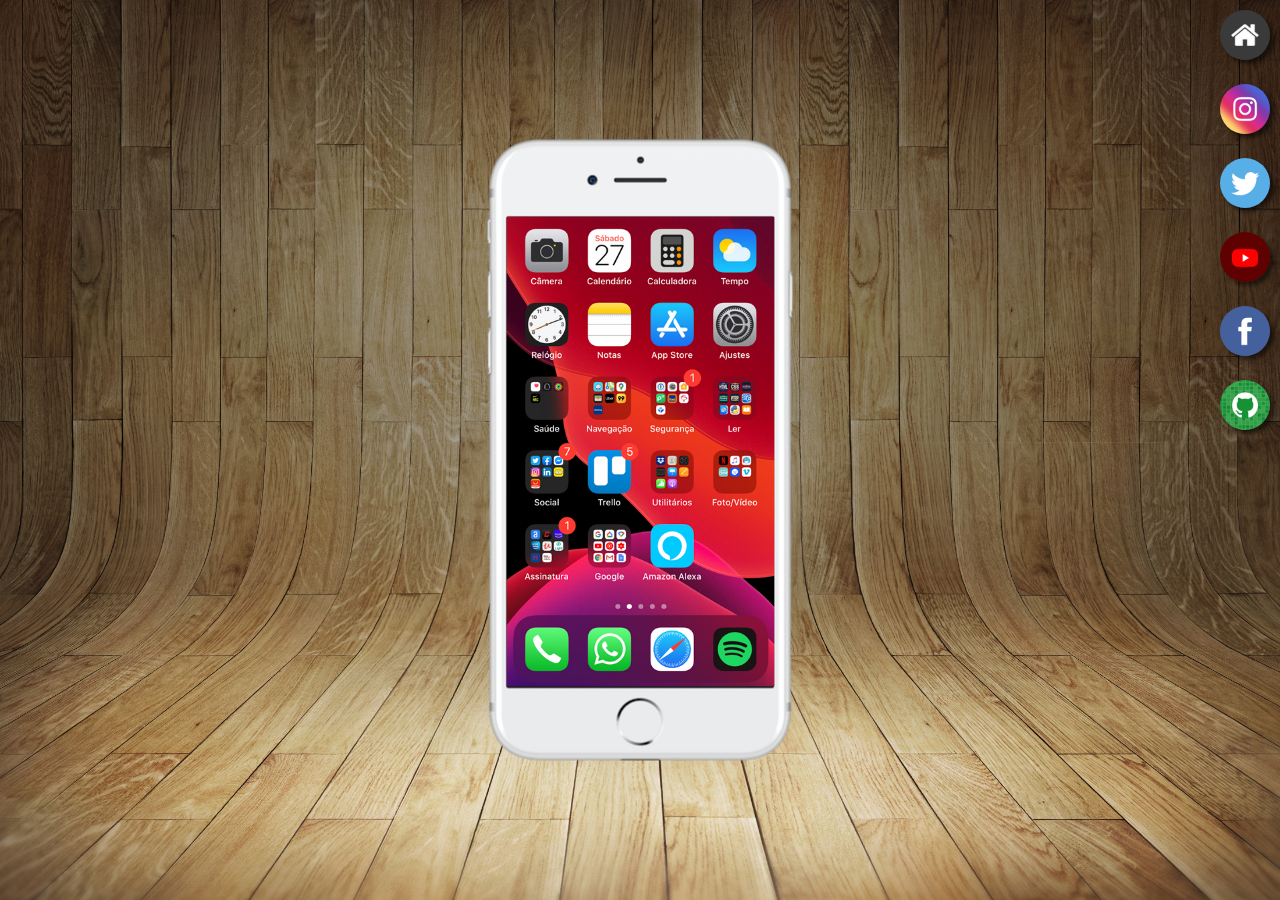
<file: index.html>
<!DOCTYPE html>
<html lang="pt-br">
<head>
    <meta charset="UTF-8">
    <meta name="viewport" content="width=device-width, initial-scale=1.0">
    <link rel="shortcut icon" href="pacote-d013/favicon.ico" type="image/x-icon">
    <link rel="stylesheet" href="style.css">
    <title>Redes Sociais</title>
</head>
<body>
    
    <main>
        <section id="cell">
            <iframe src="home.html" frameborder="0" name="cell" id="tela"></iframe>
        </section>

        <section id="rs">
            <a href="home.html" target="cell"><img src="pacote-d013/imagens/logo-home.jpg" alt=""></a><br>
            <a href="insta.html" target="cell"><img src="pacote-d013/imagens/logo-instagram.jpg" alt=""></a><br>
            <a href="twitter.html" target="cell"><img src="pacote-d013/imagens/logo-twitter.jpg" alt=""></a><br>
            <a href="yt.html" target="cell"><img src="pacote-d013/imagens/logo-youtube.jpg" alt=""></a><br>
            <a href="face.html" target="cell"><img src="pacote-d013/imagens/logo-facebook.jpg" alt=""></a><br>
            <a href="git.html" target="cell"><img src="pacote-d013/imagens/logo-github.jpg" alt=""></a>
        </section>
    </main>



</body>
</html>
</file>
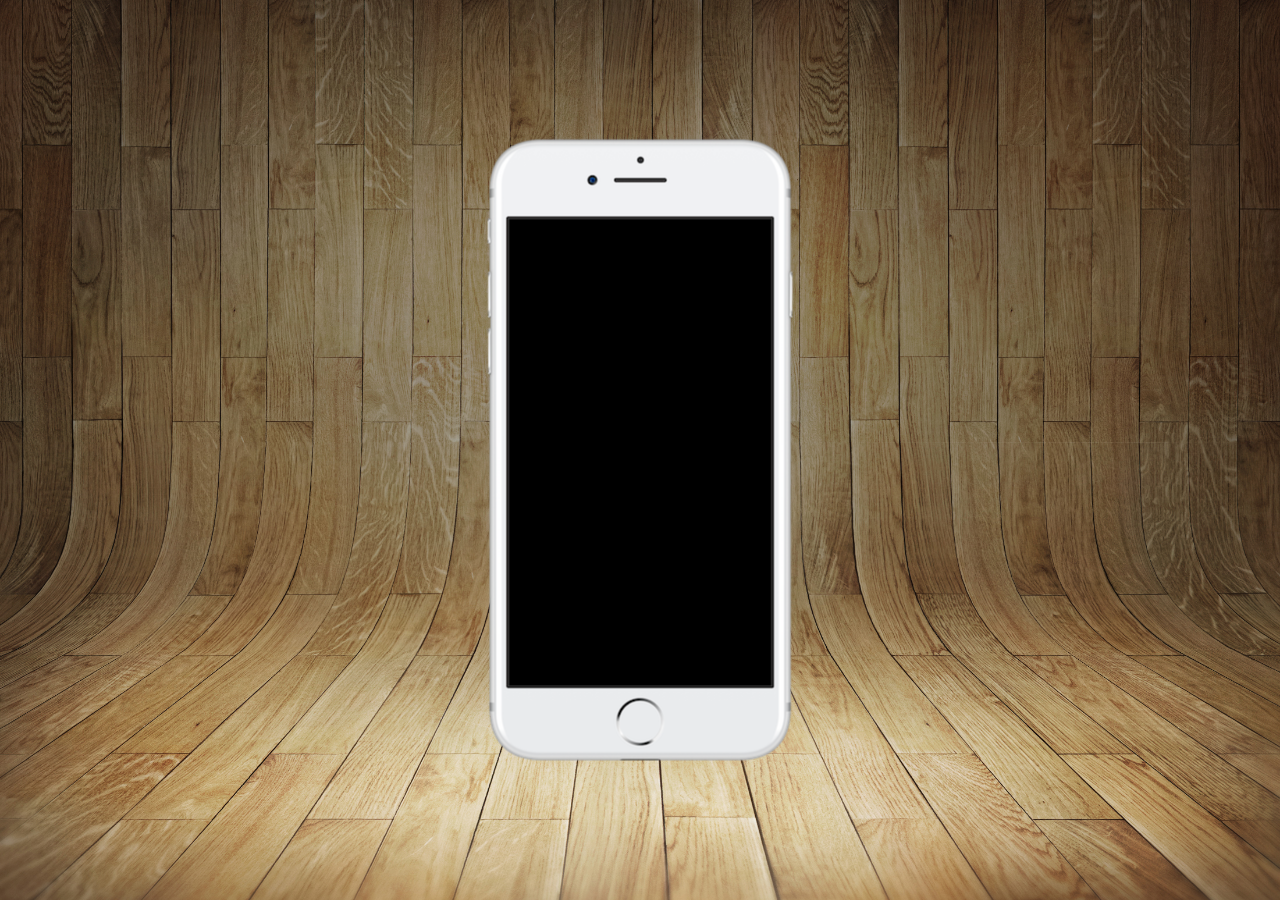
<file: pacote-d013/index.html>
<!DOCTYPE html>
<html lang="pt-br">
<head>
    <meta charset="UTF-8">
    <meta name="viewport" content="width=device-width, initial-scale=1.0">
    <link rel="shortcut icon" href="favicon.ico" type="image/x-icon">
    <link rel="stylesheet" href="style.css">
    <title>Redes Sociais</title>
</head>
<body>
    
    <main>
        <section id="cell">

        </section>

        <section id="rs">
            
        </section>
    </main>



</body>
</html>
</file>
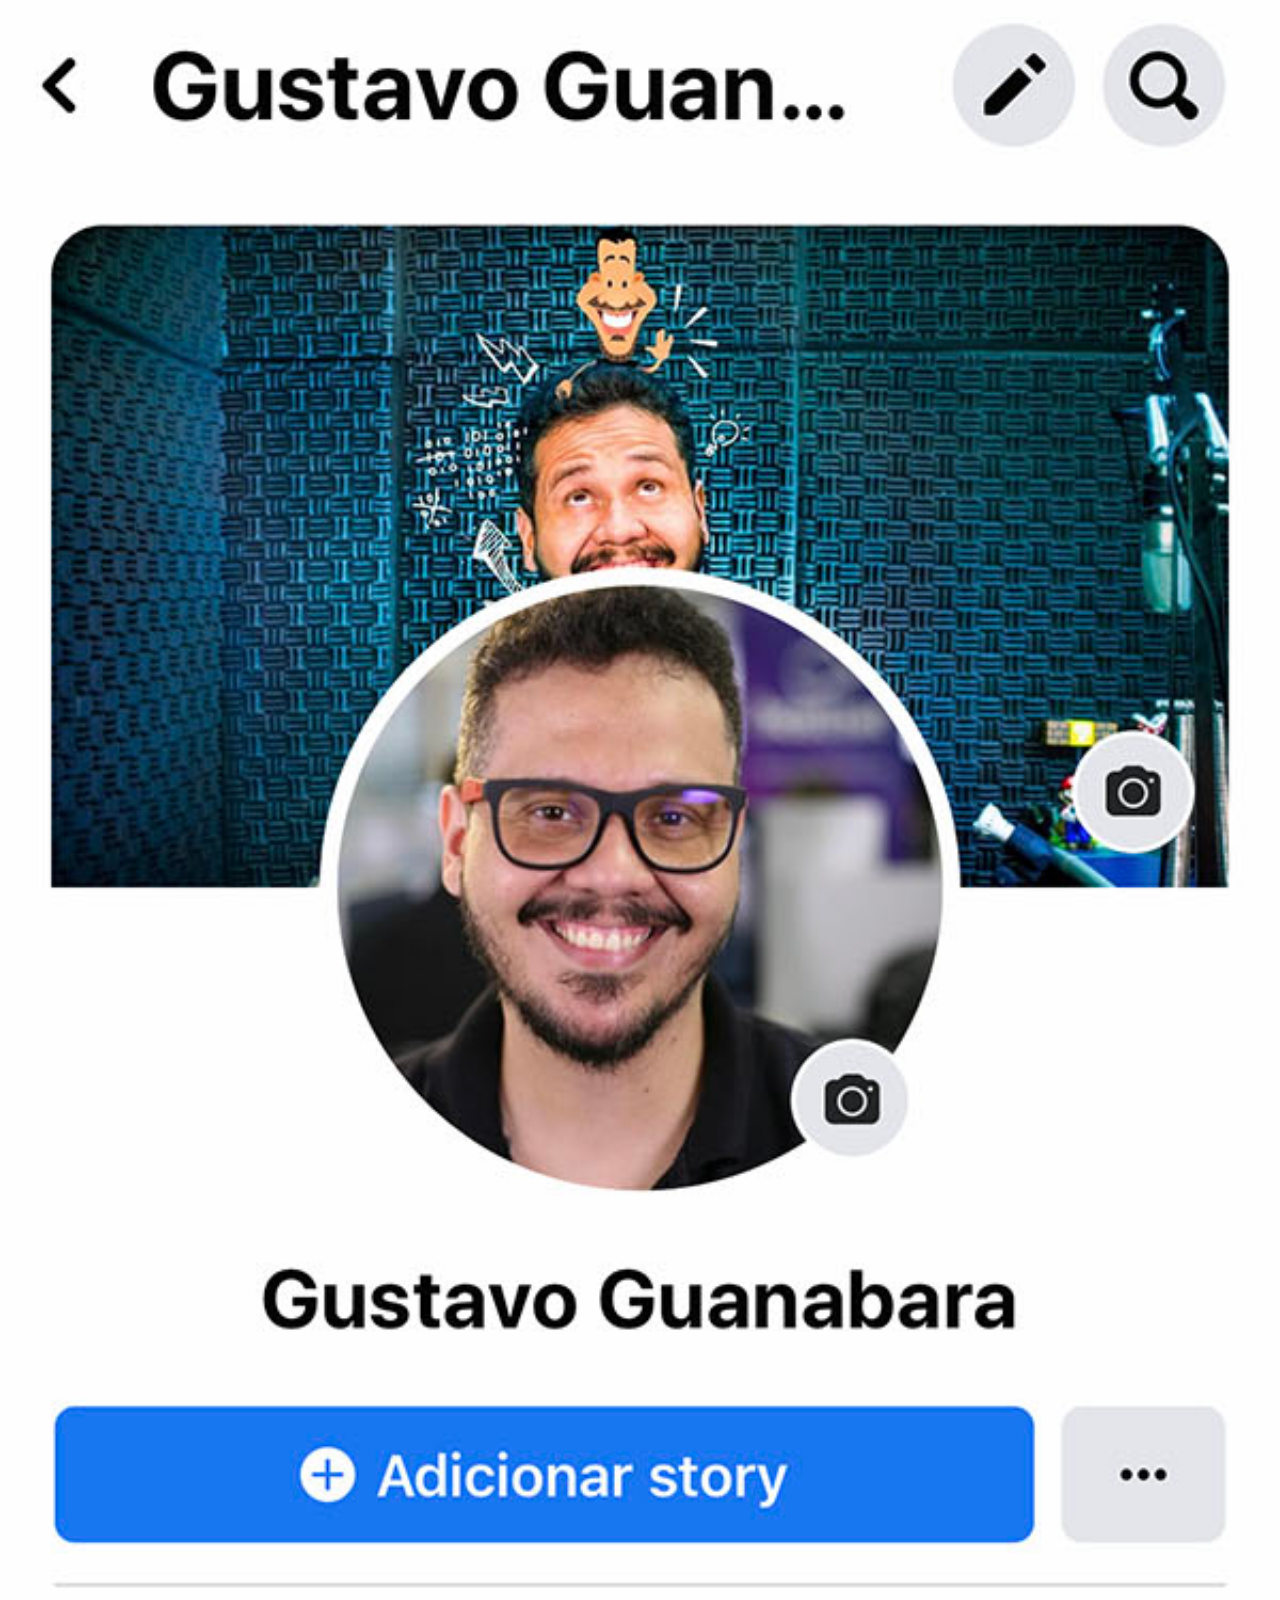
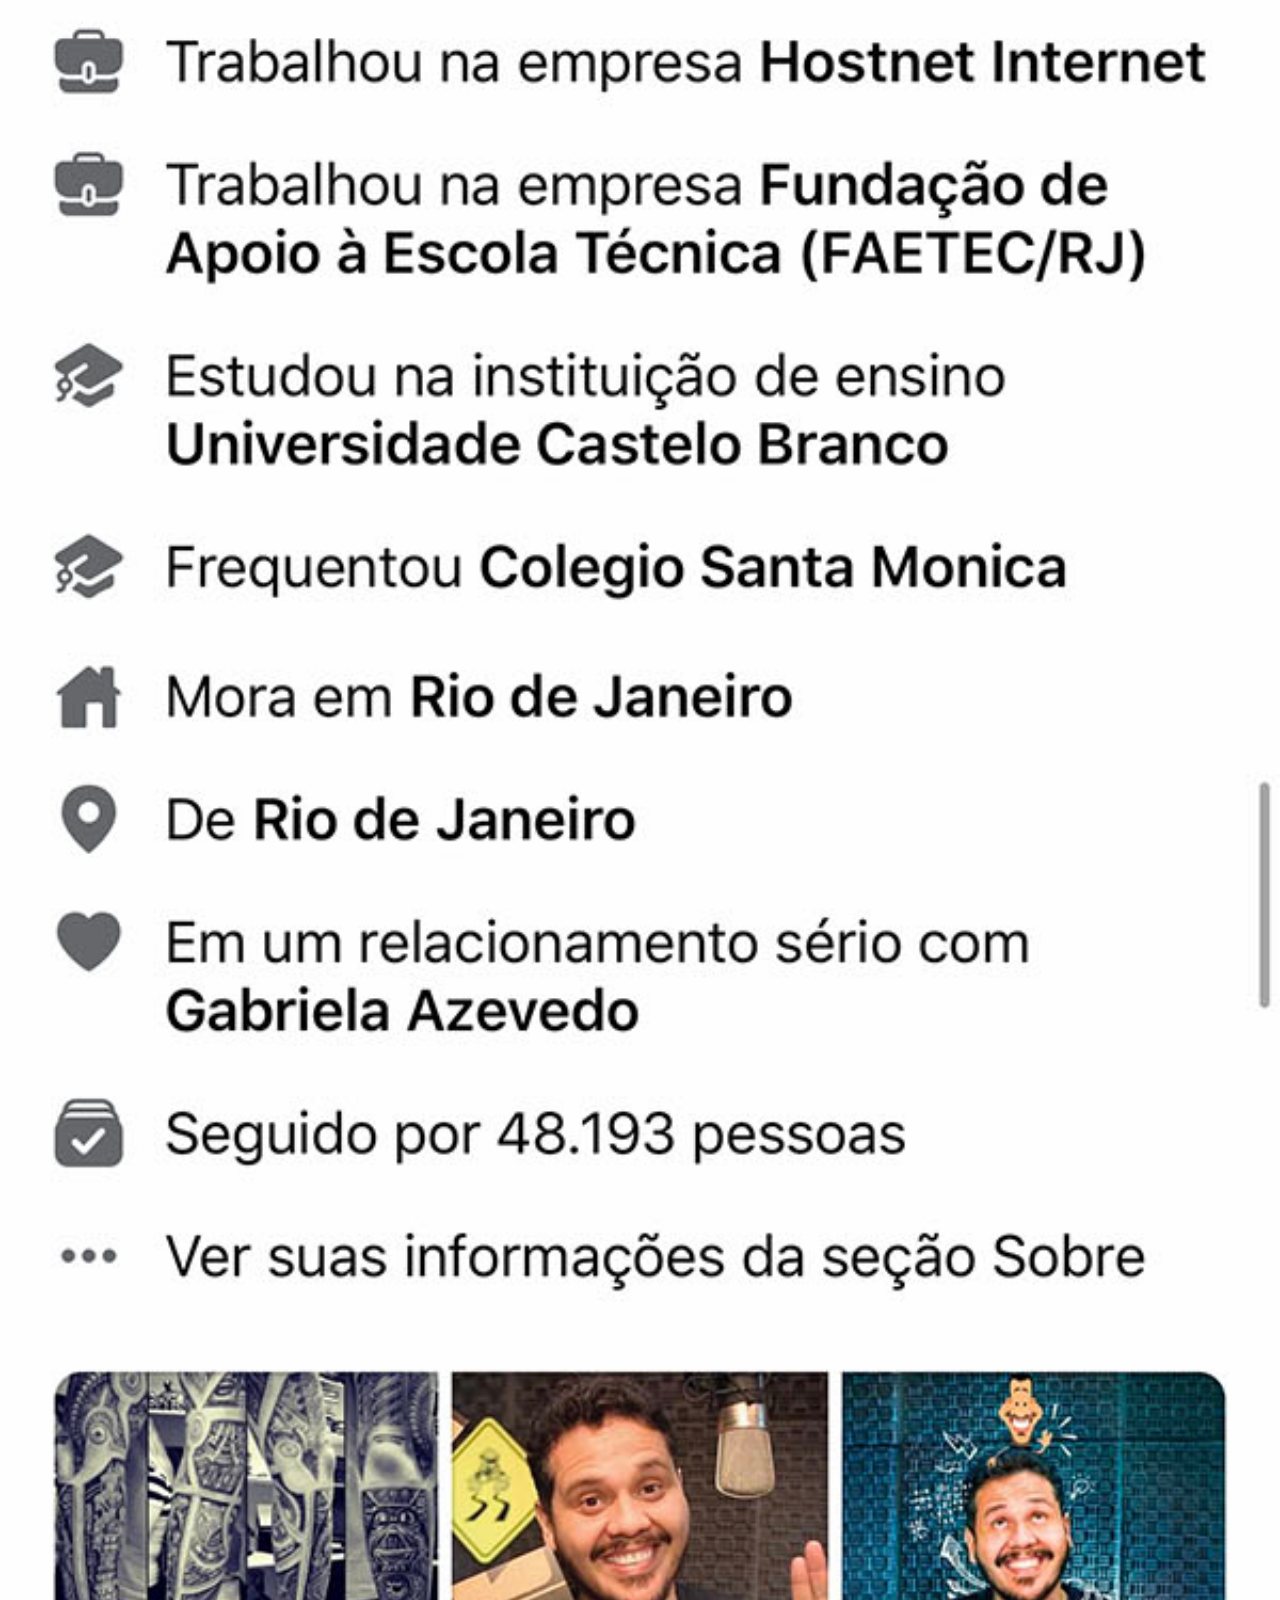
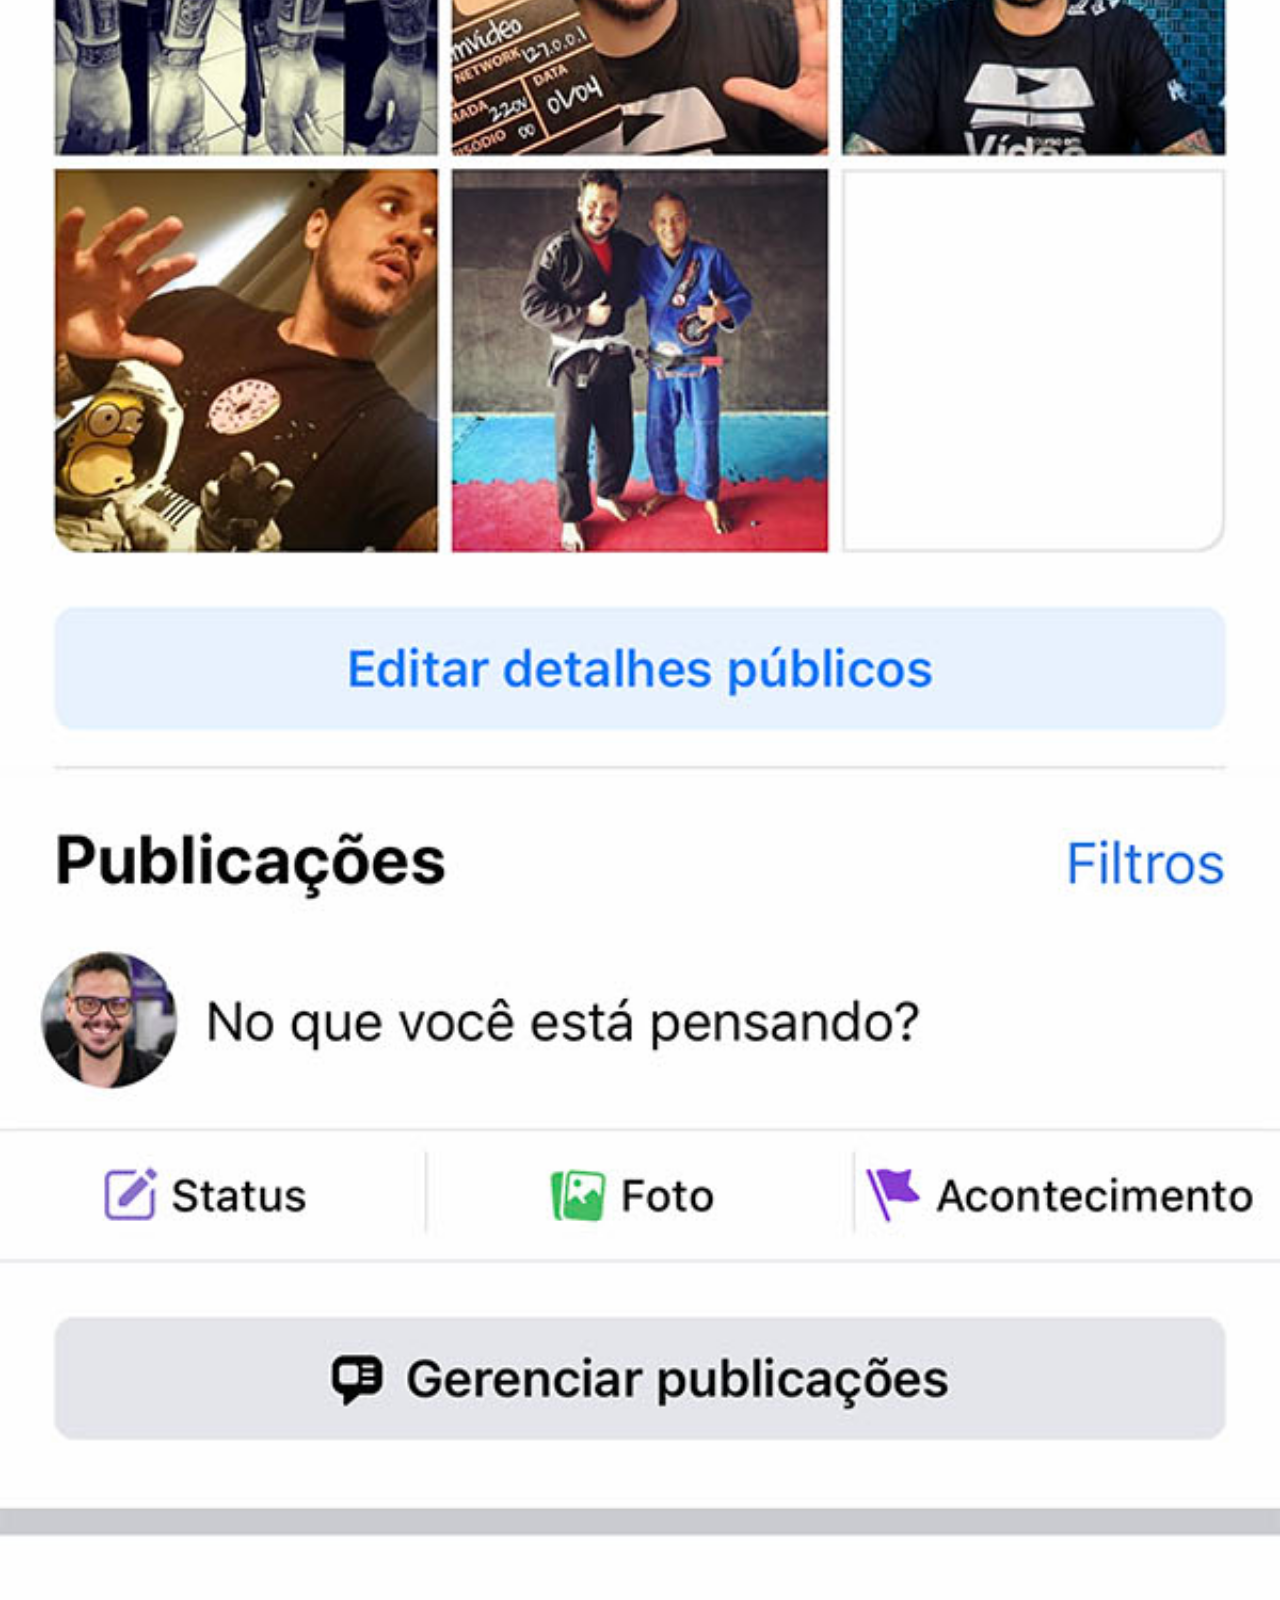
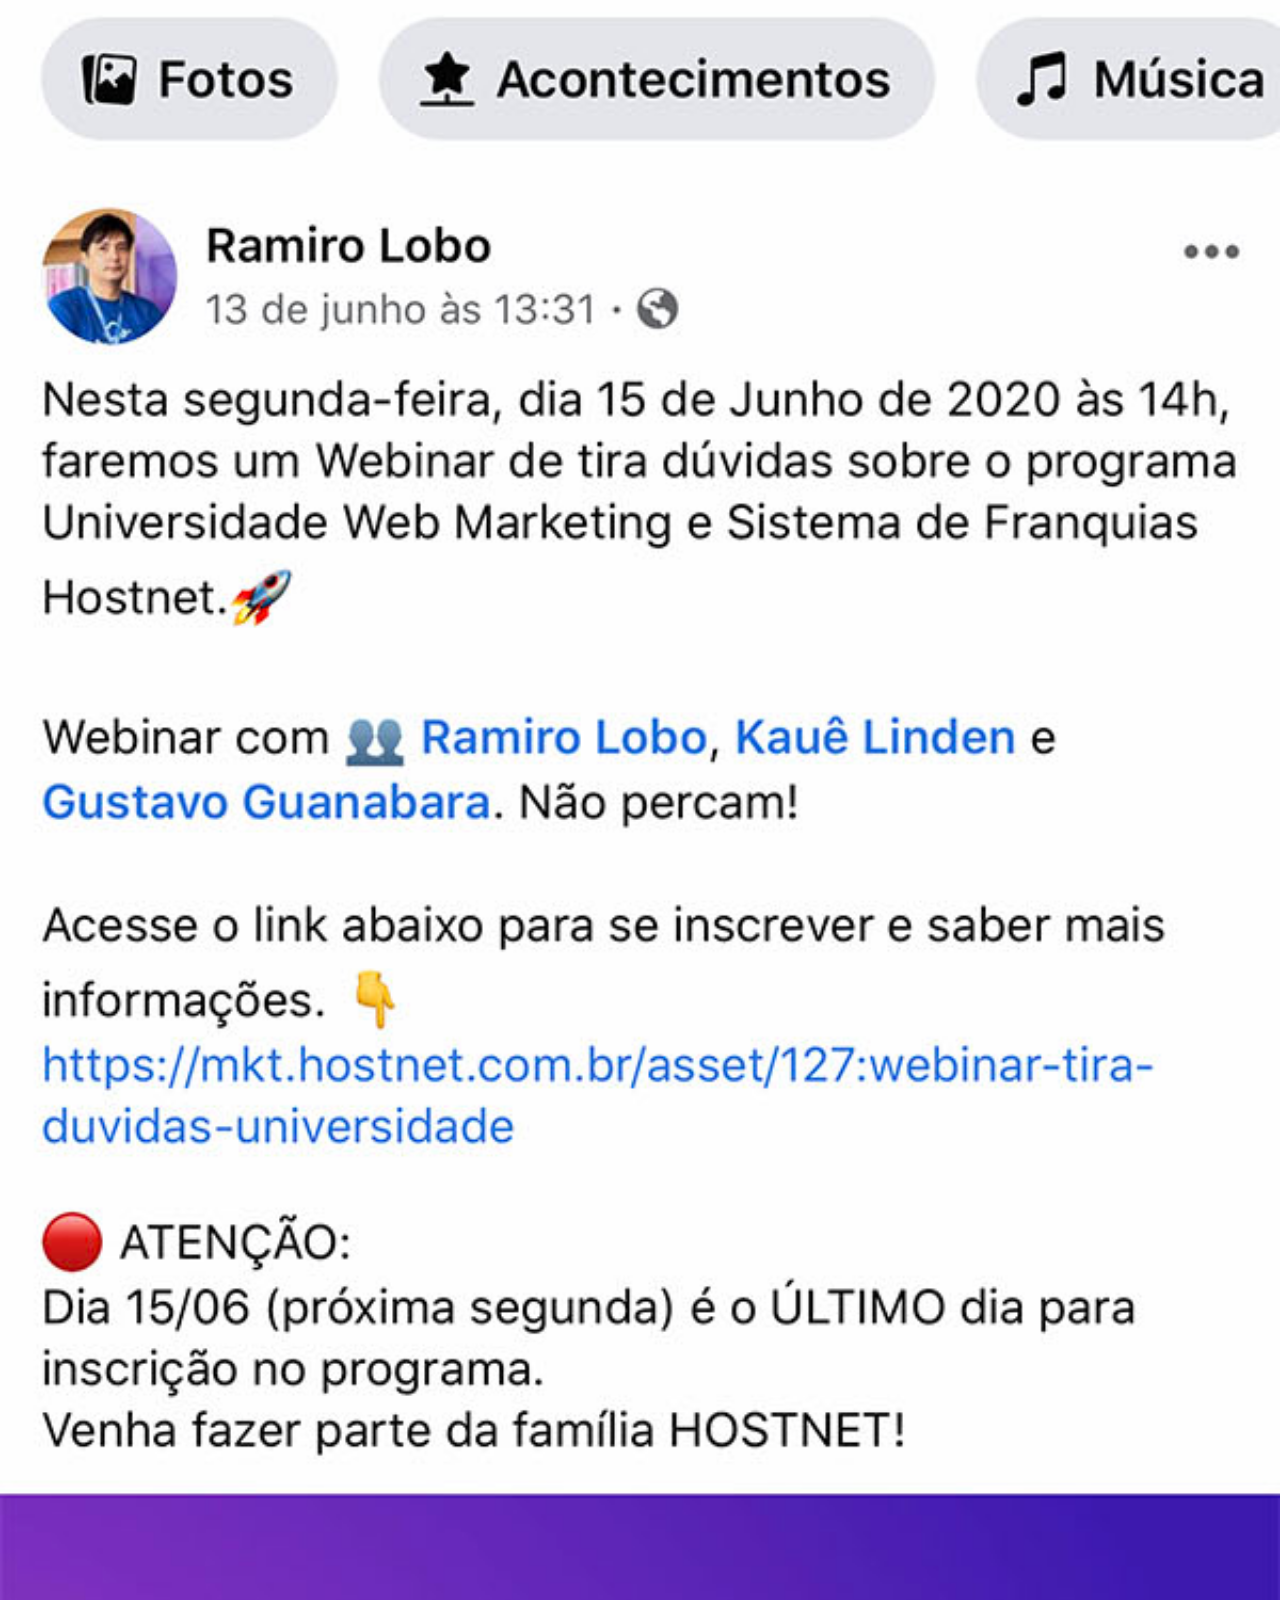
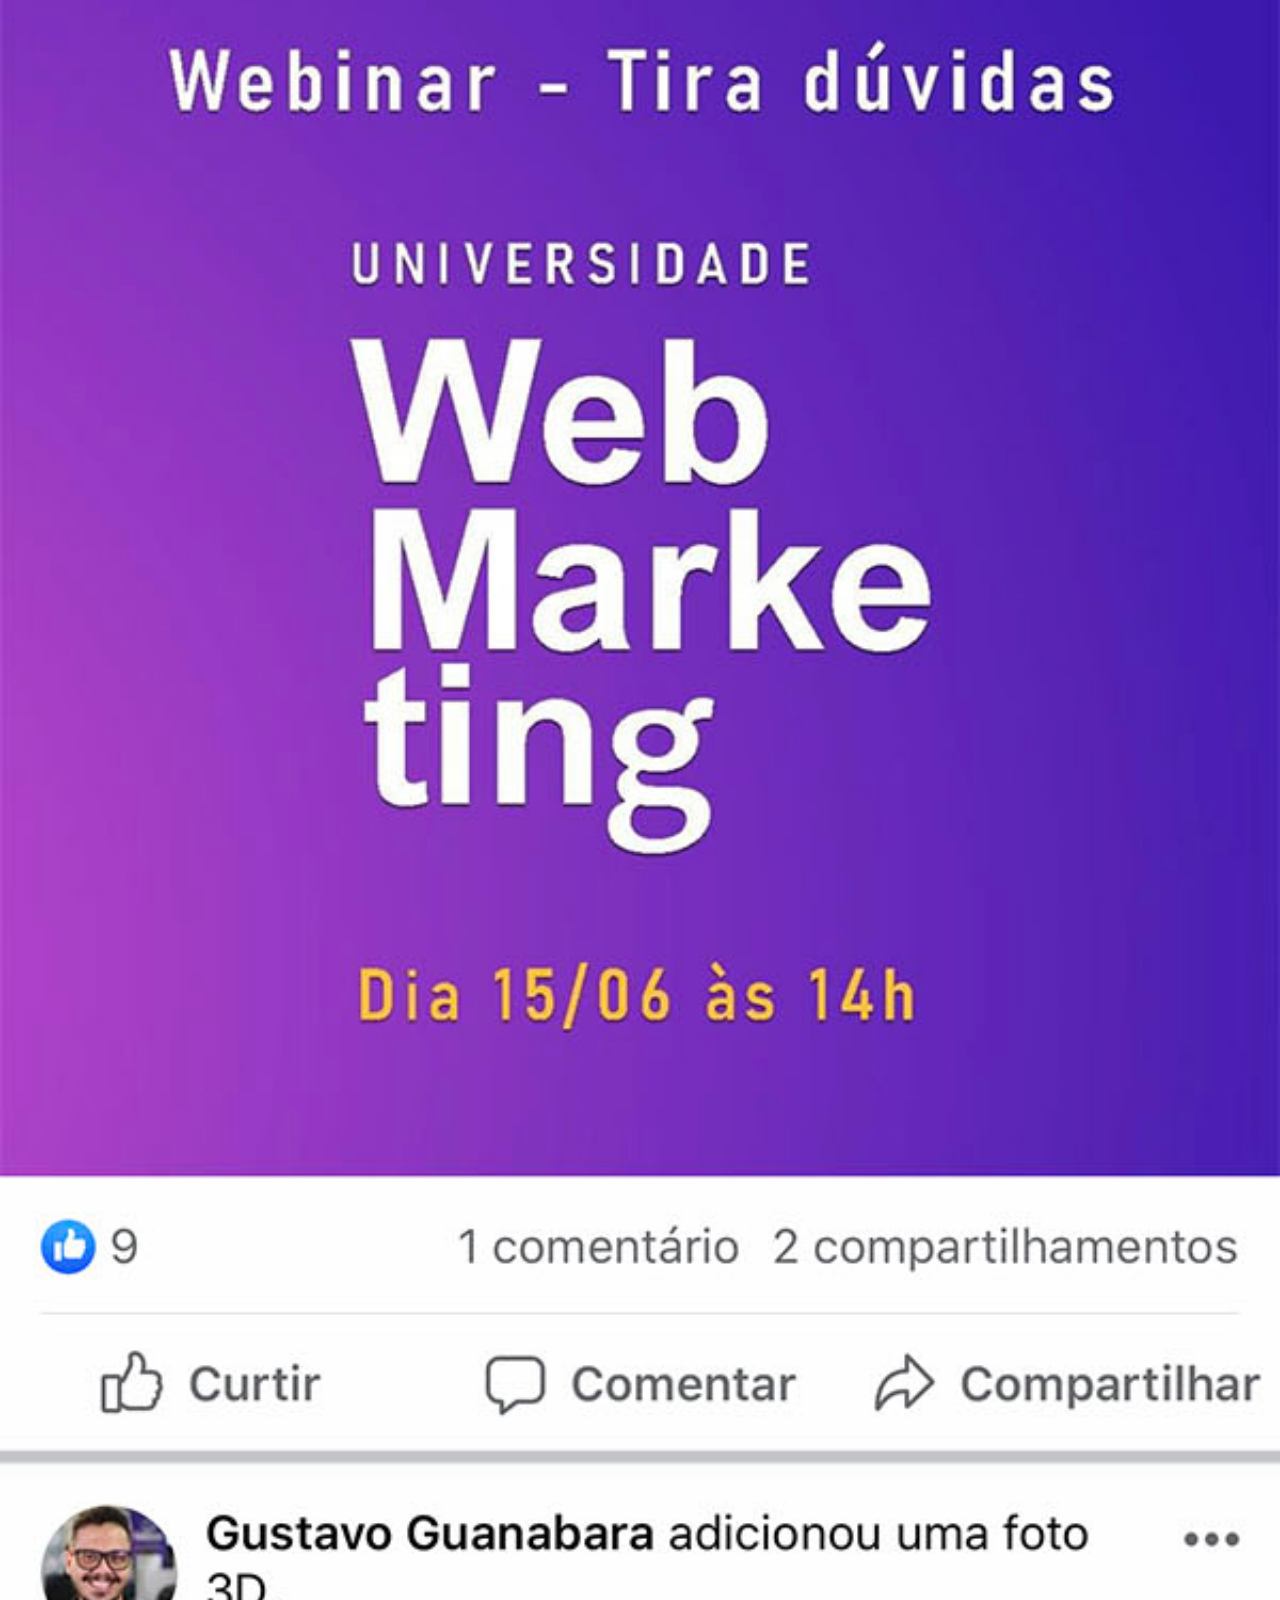
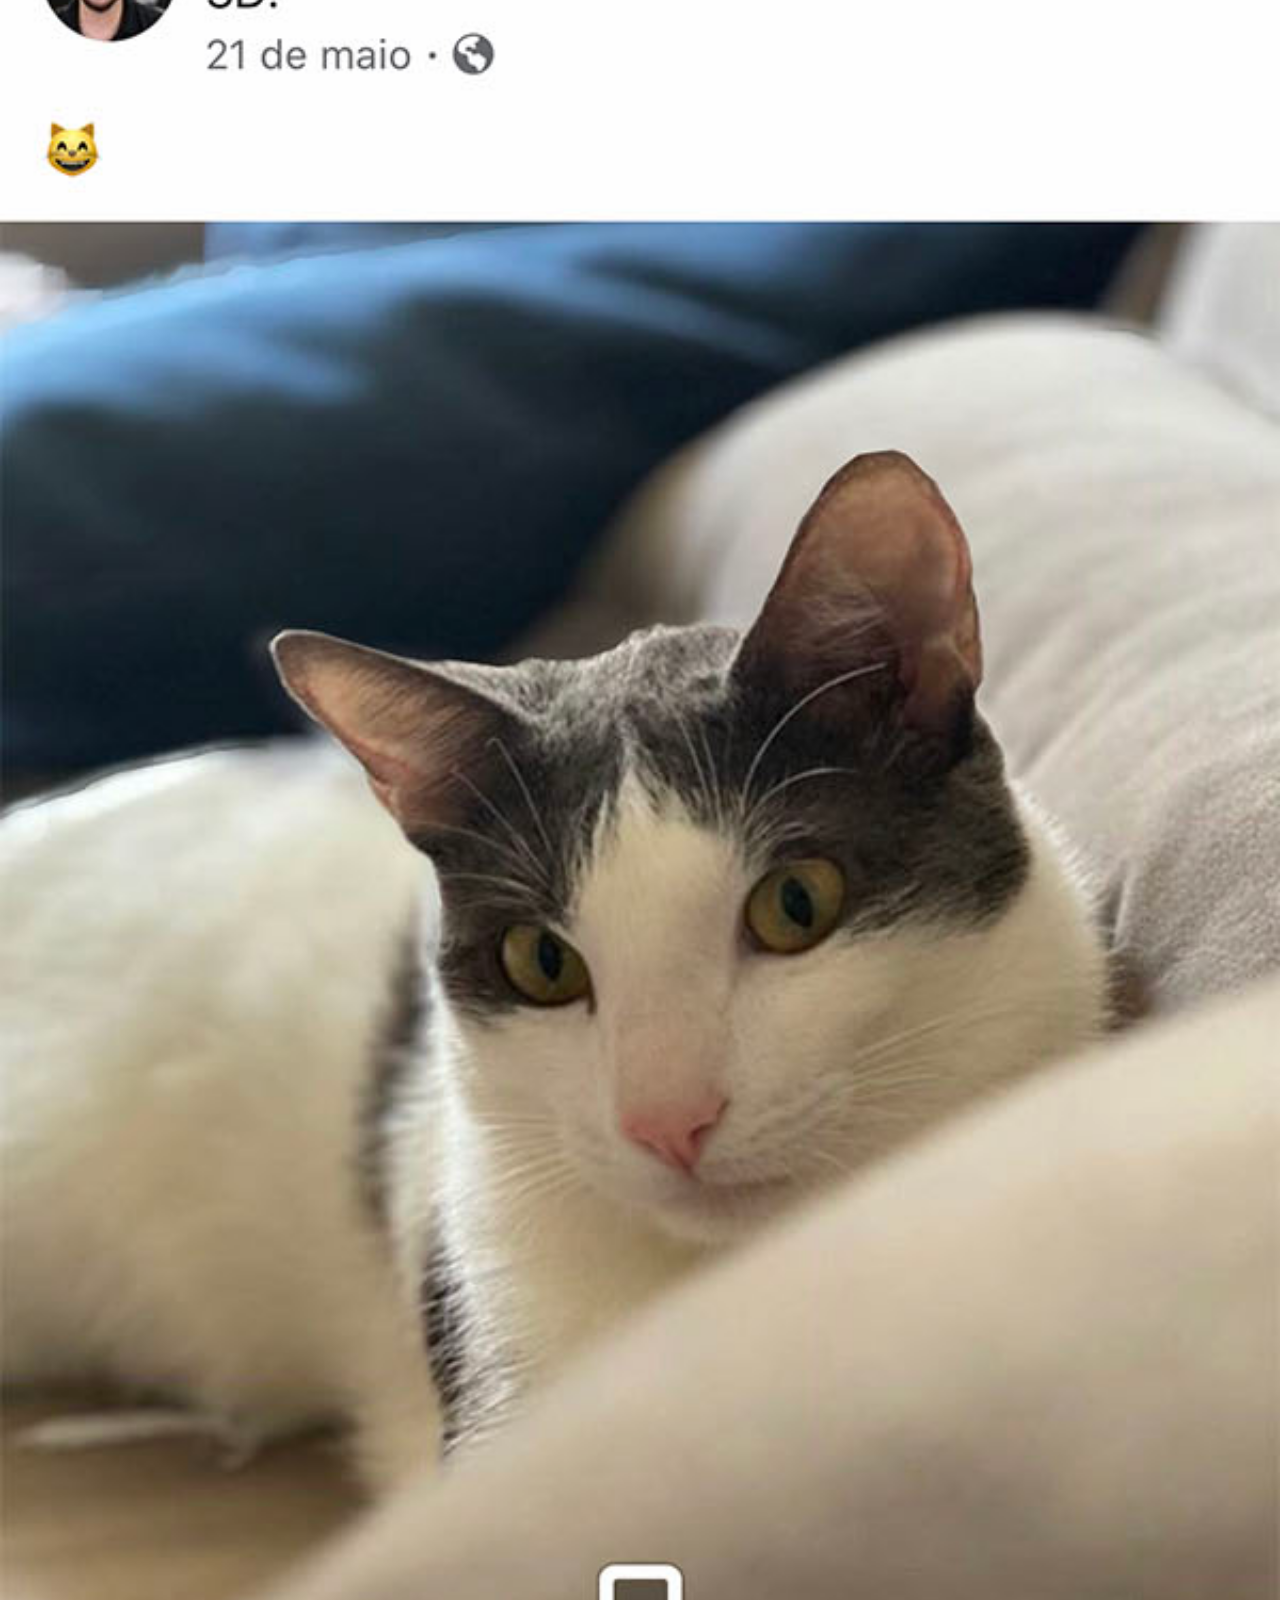
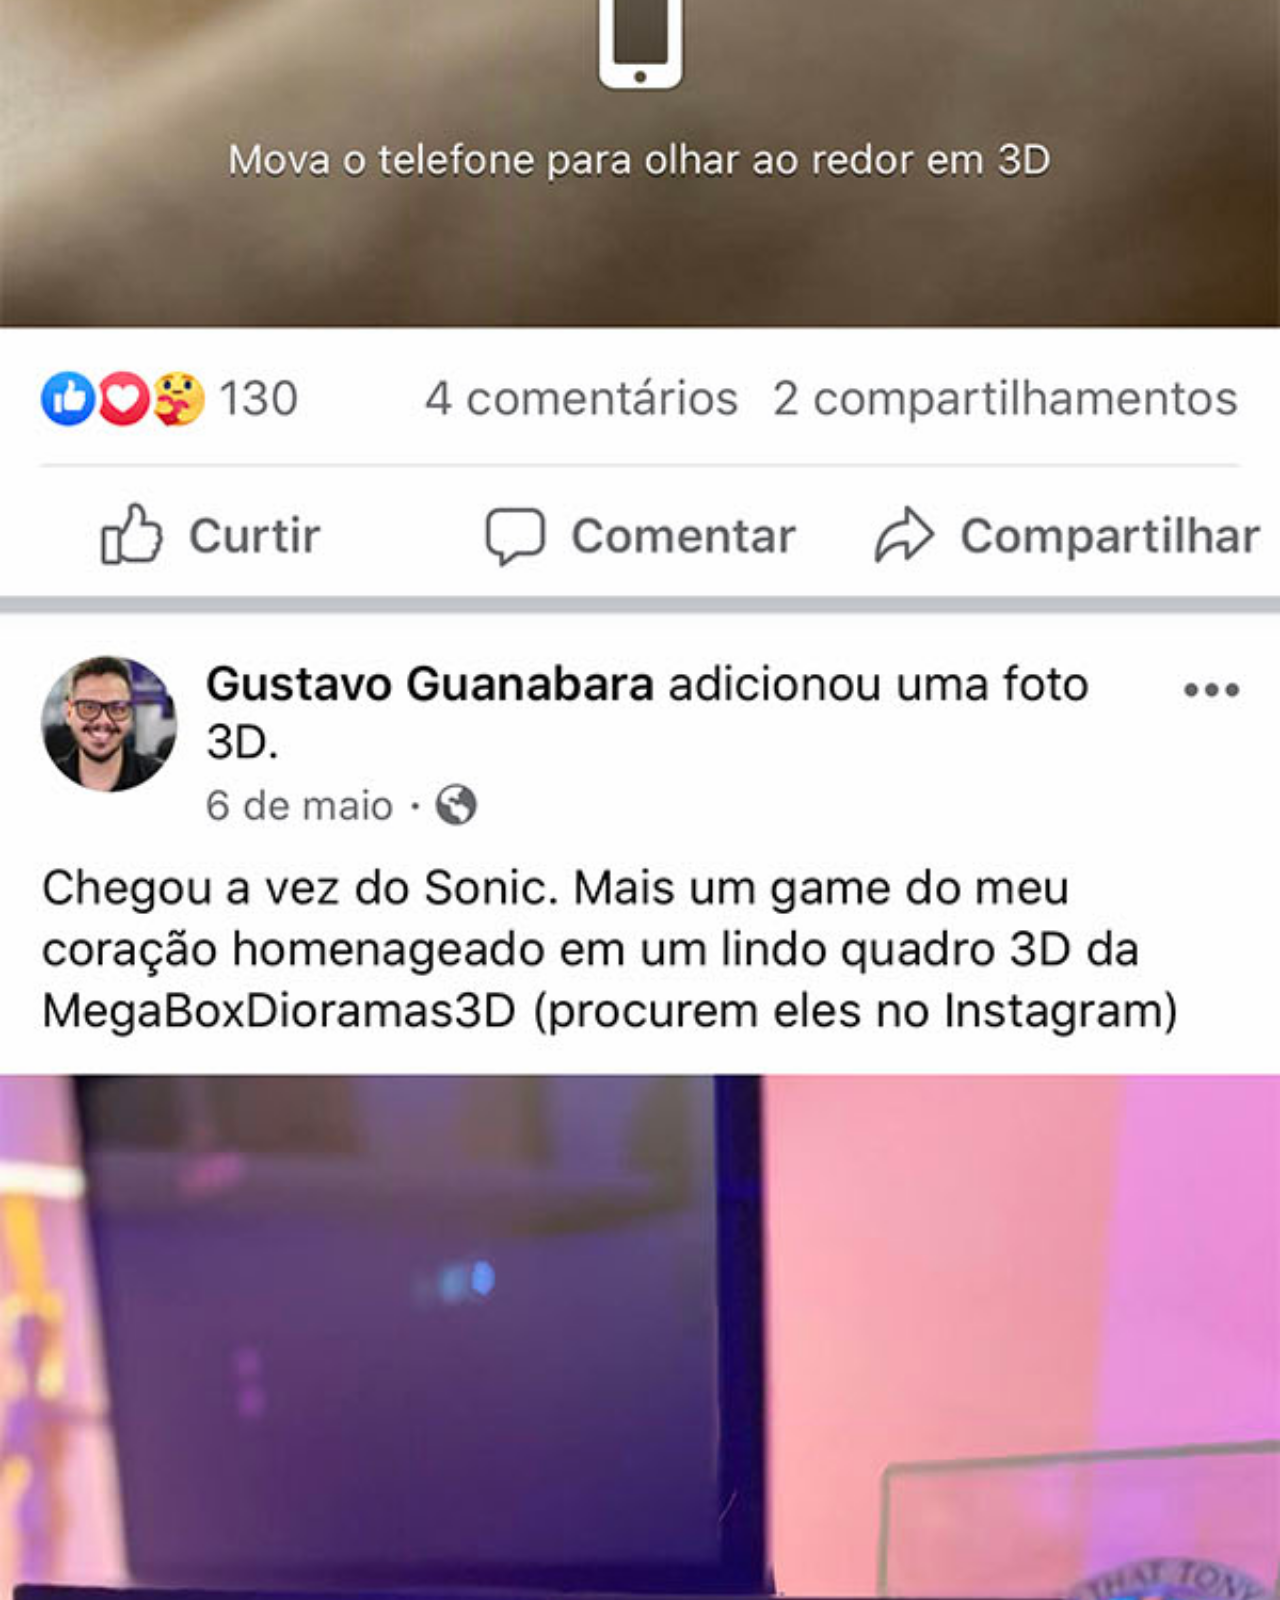
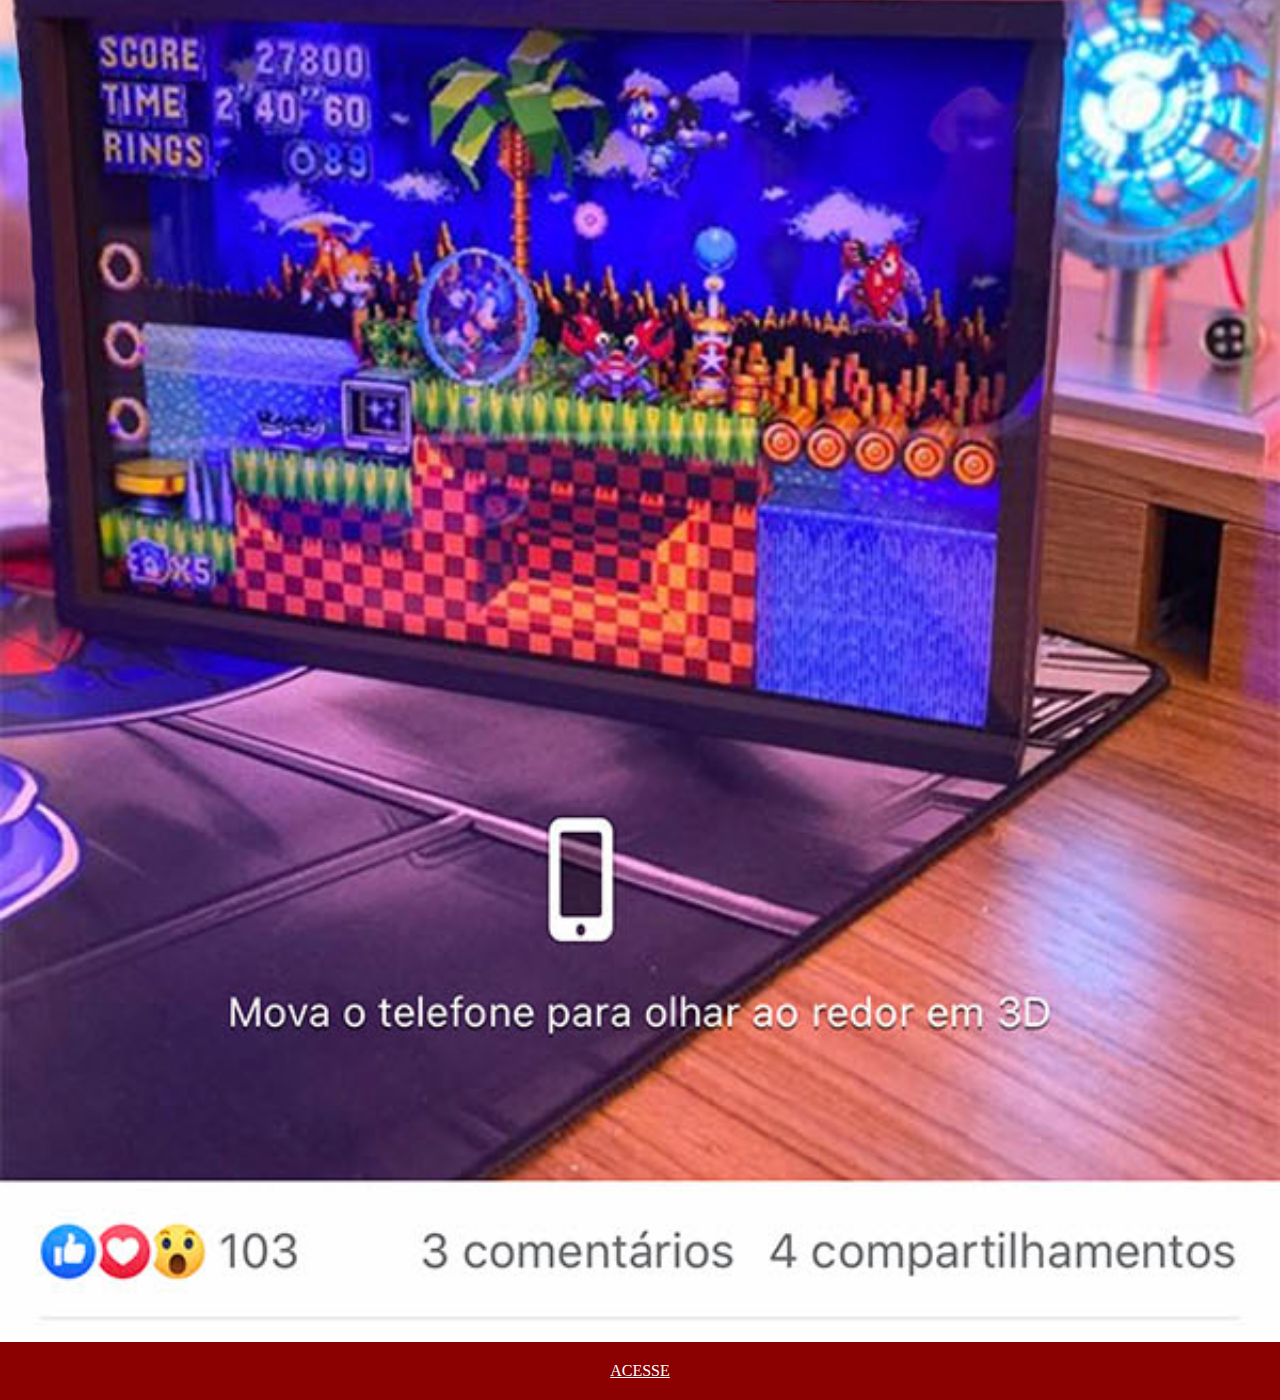
<file: face.html>
<!DOCTYPE html>
<html lang="en">
<head>
    <meta charset="UTF-8">
    <meta name="viewport" content="width=device-width, initial-scale=1.0">
    <title>Document</title>
    <link rel="stylesheet" href="social.css">
</head>
<body>
    <img src="pacote-d013/imagens/tela-facebook.jpg" alt="">
    <a href="https://www.facebook.com/gustavoguanabara/?locale=pt_BR" target="_blank">ACESSE</a>
    
</body>
</html>
</file>
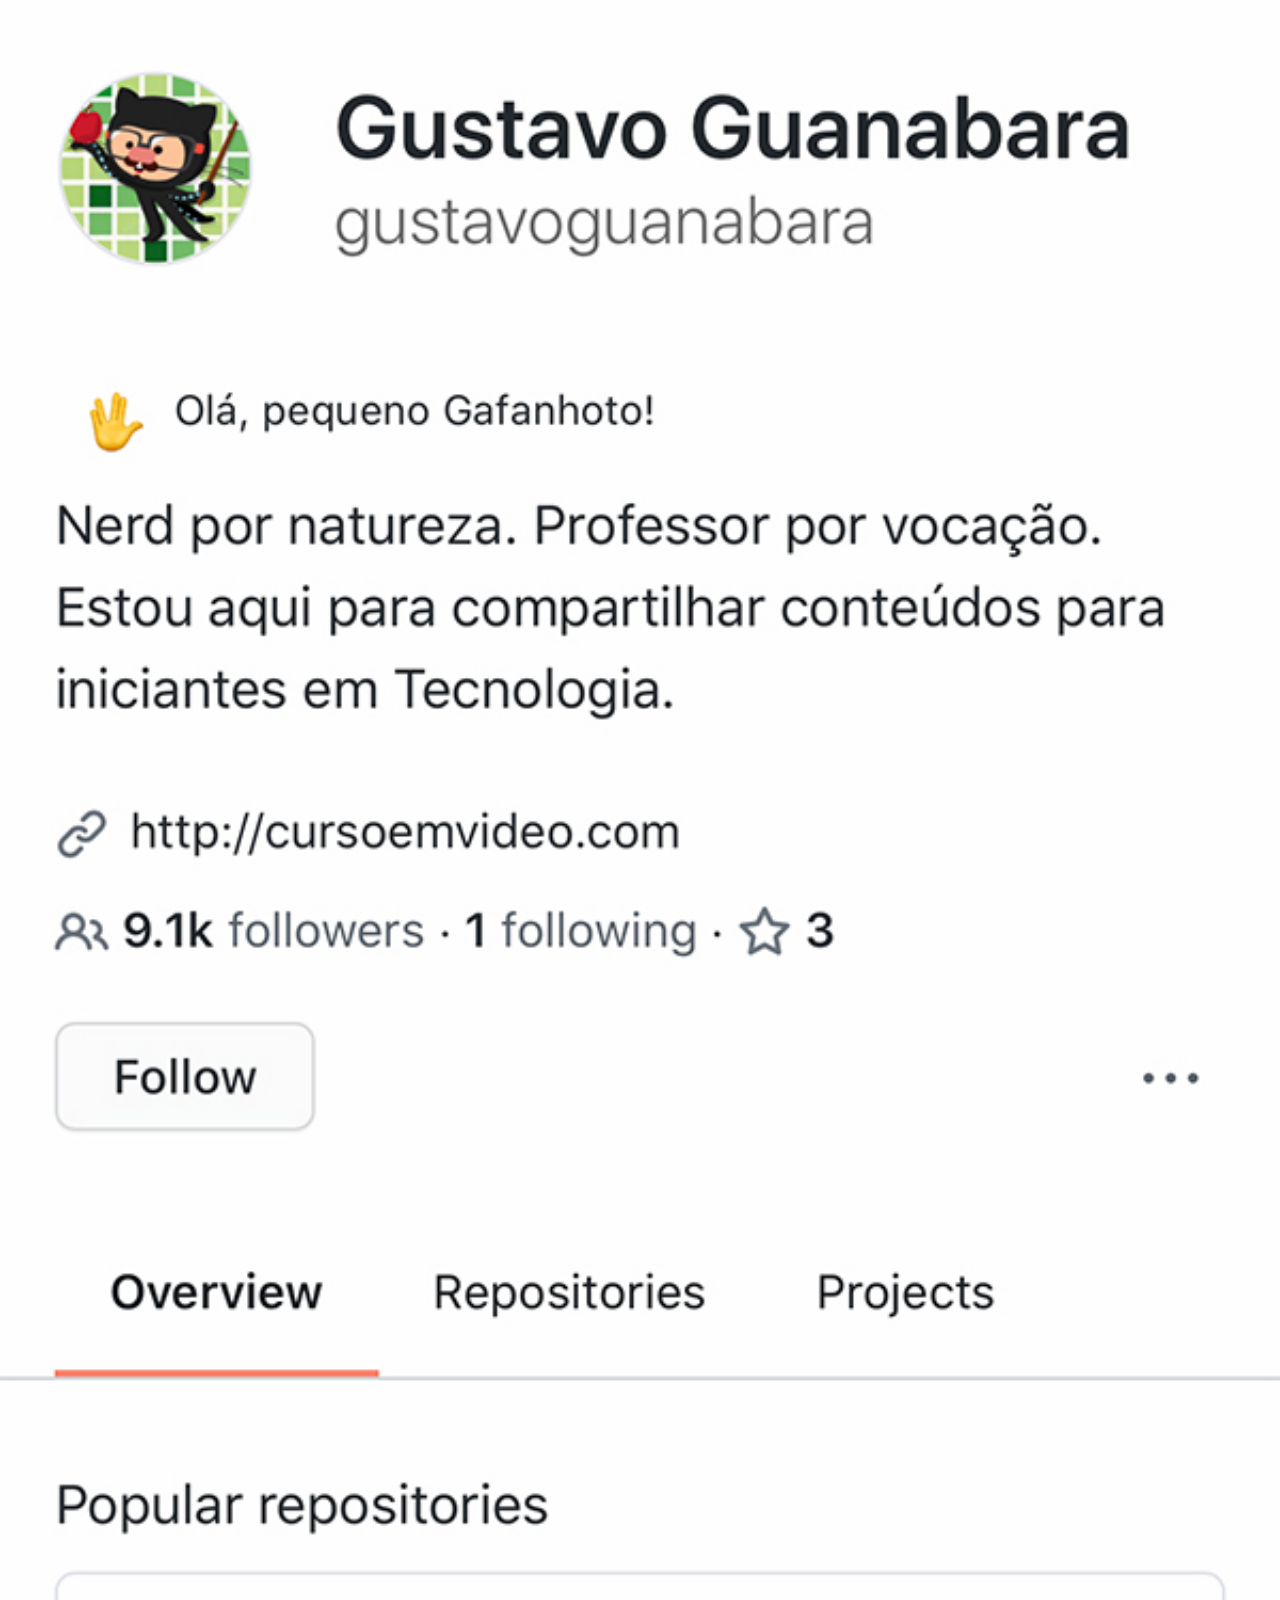
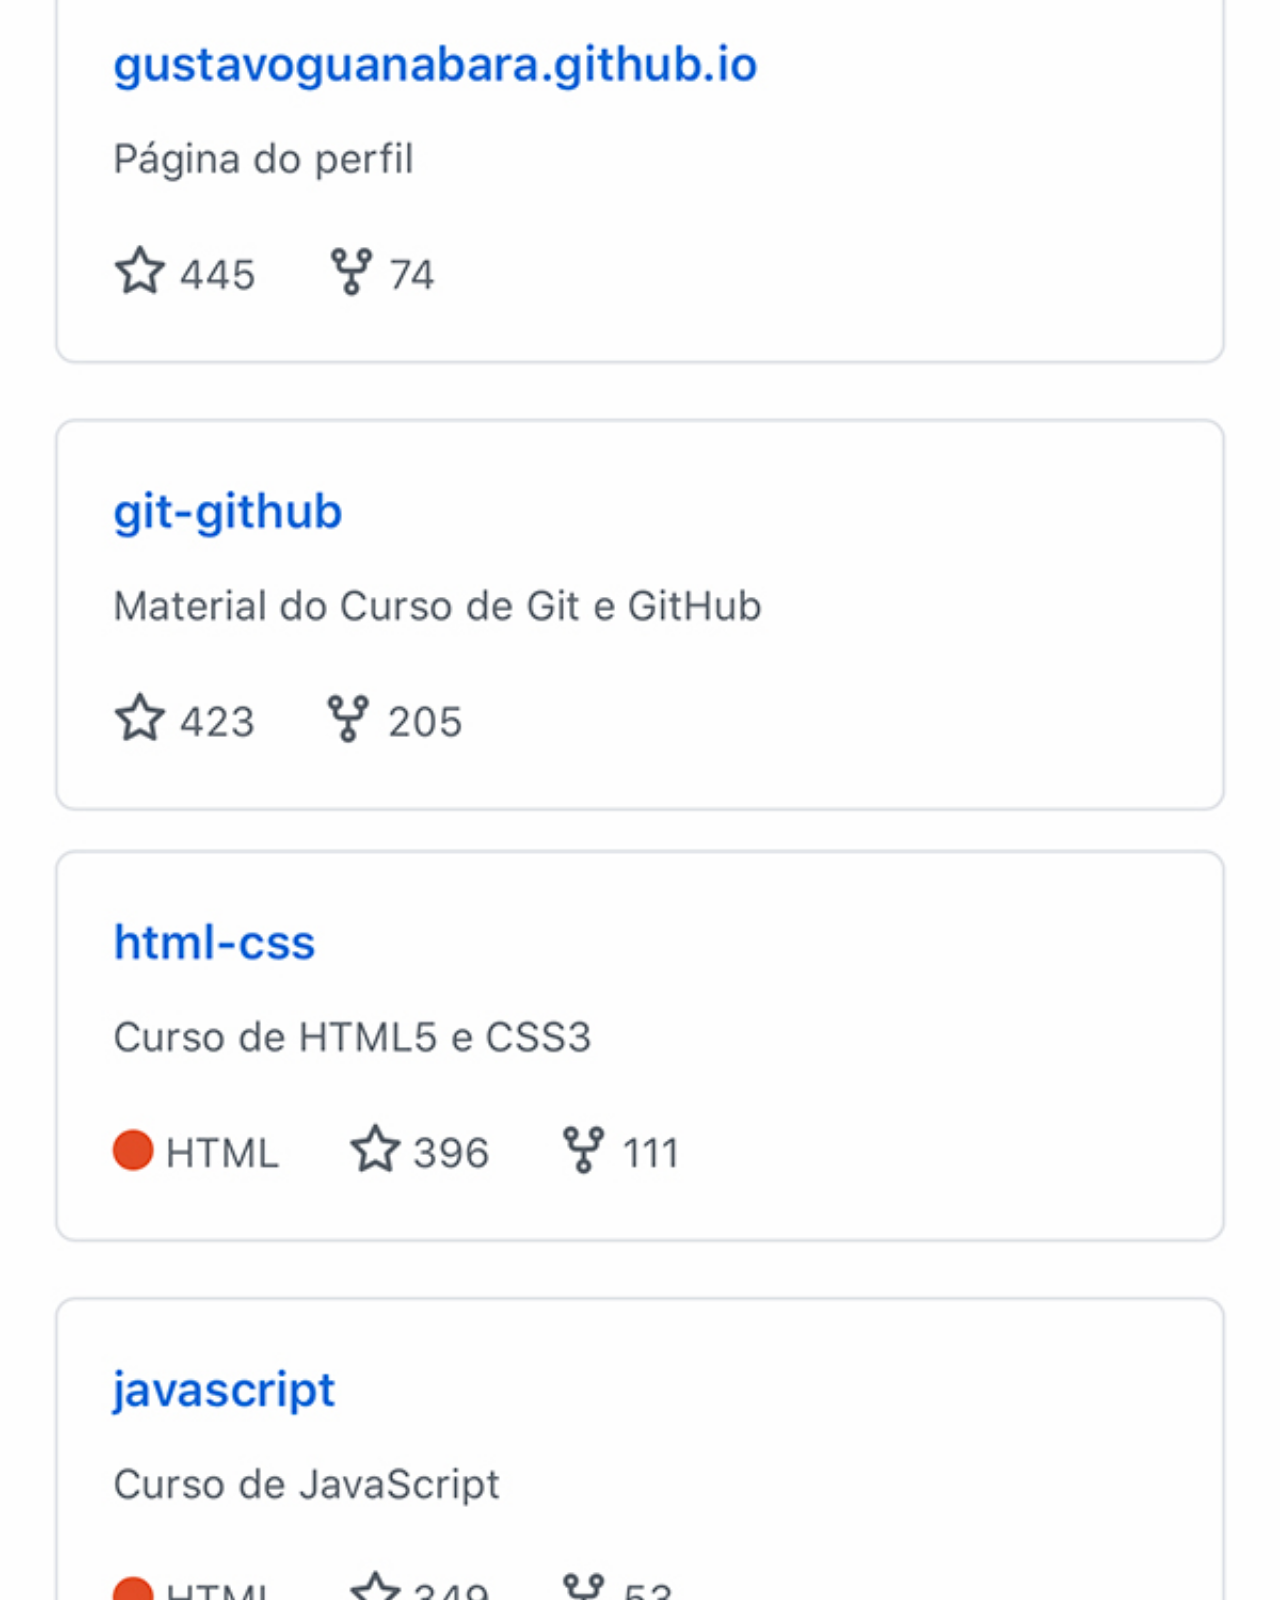
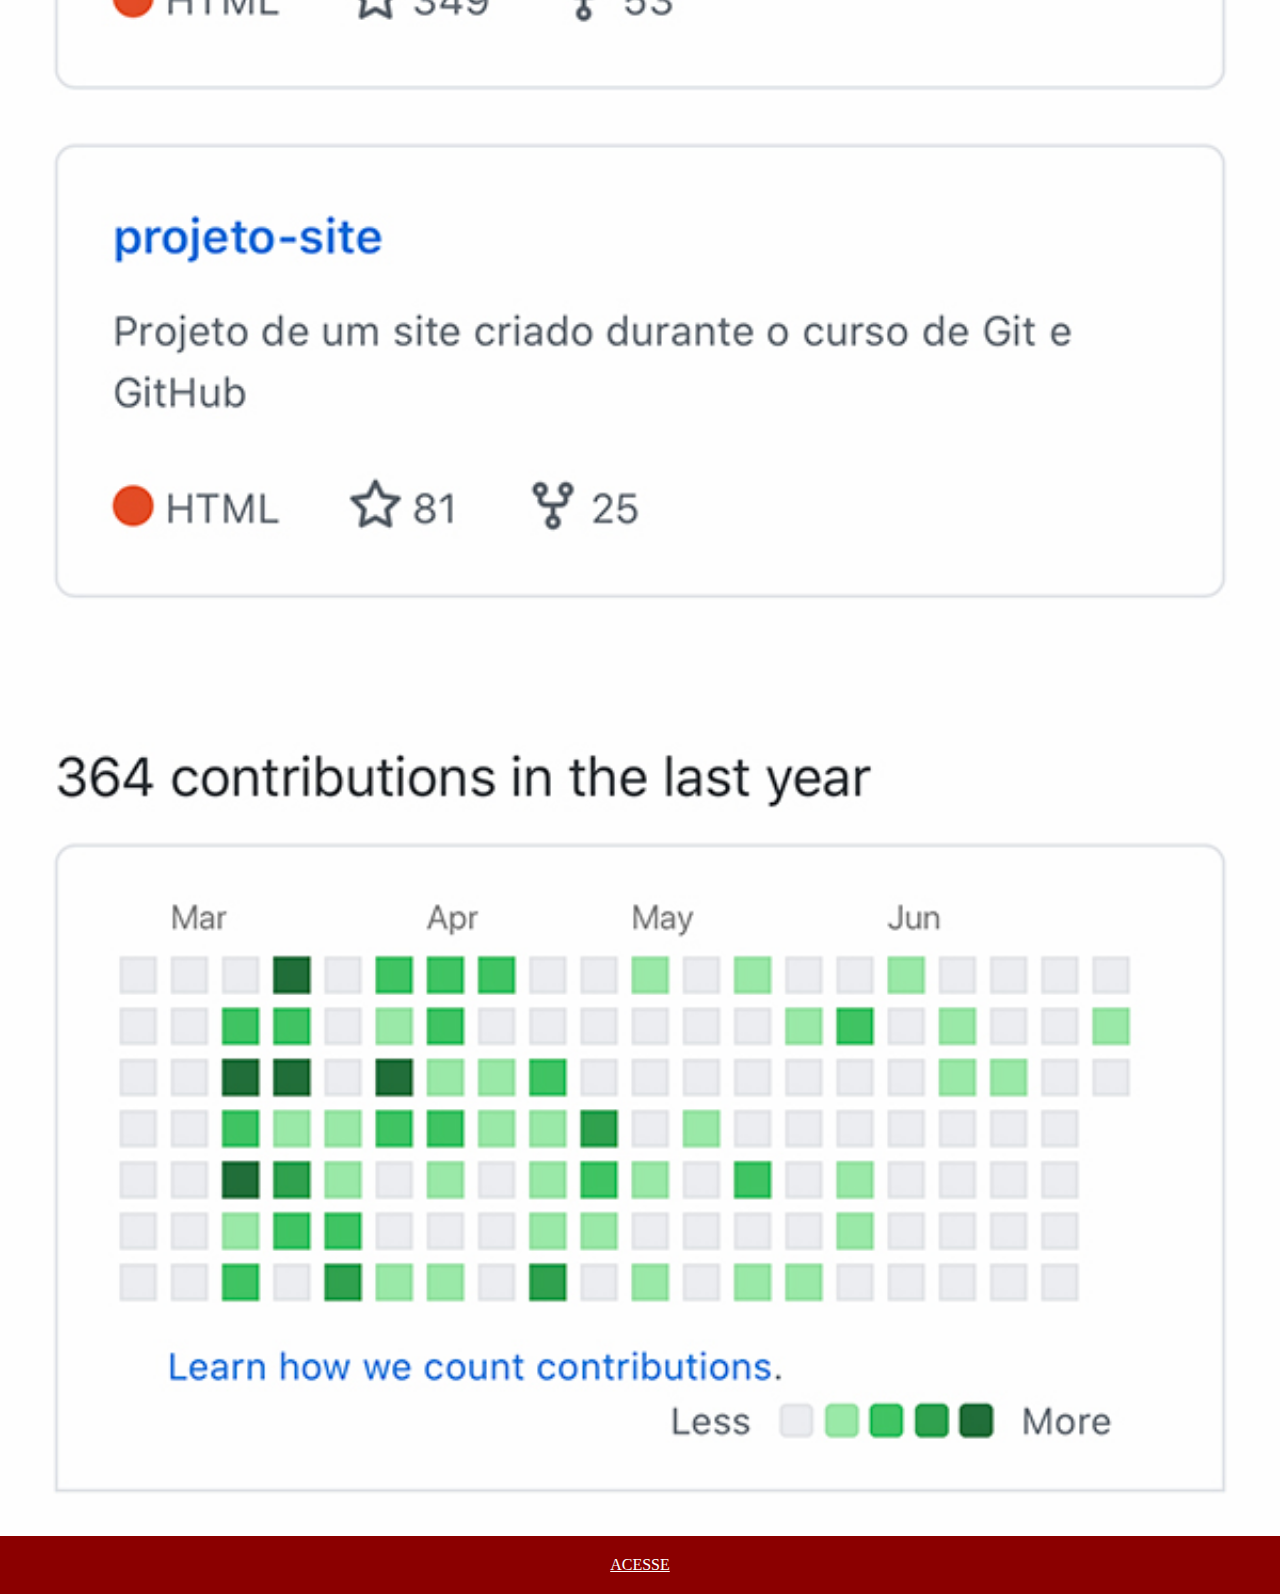
<file: git.html>
<!DOCTYPE html>
<html lang="en">
<head>
    <meta charset="UTF-8">
    <meta name="viewport" content="width=device-width, initial-scale=1.0">
    <title>Document</title>
    <link rel="stylesheet" href="social.css">
</head>
<body>
    <img src="pacote-d013/imagens/tela-github.jpg" alt="">
    <a href="https://github.com/gustavoguanabara/" target="_blank">ACESSE</a>
</body>
</html>
</file>
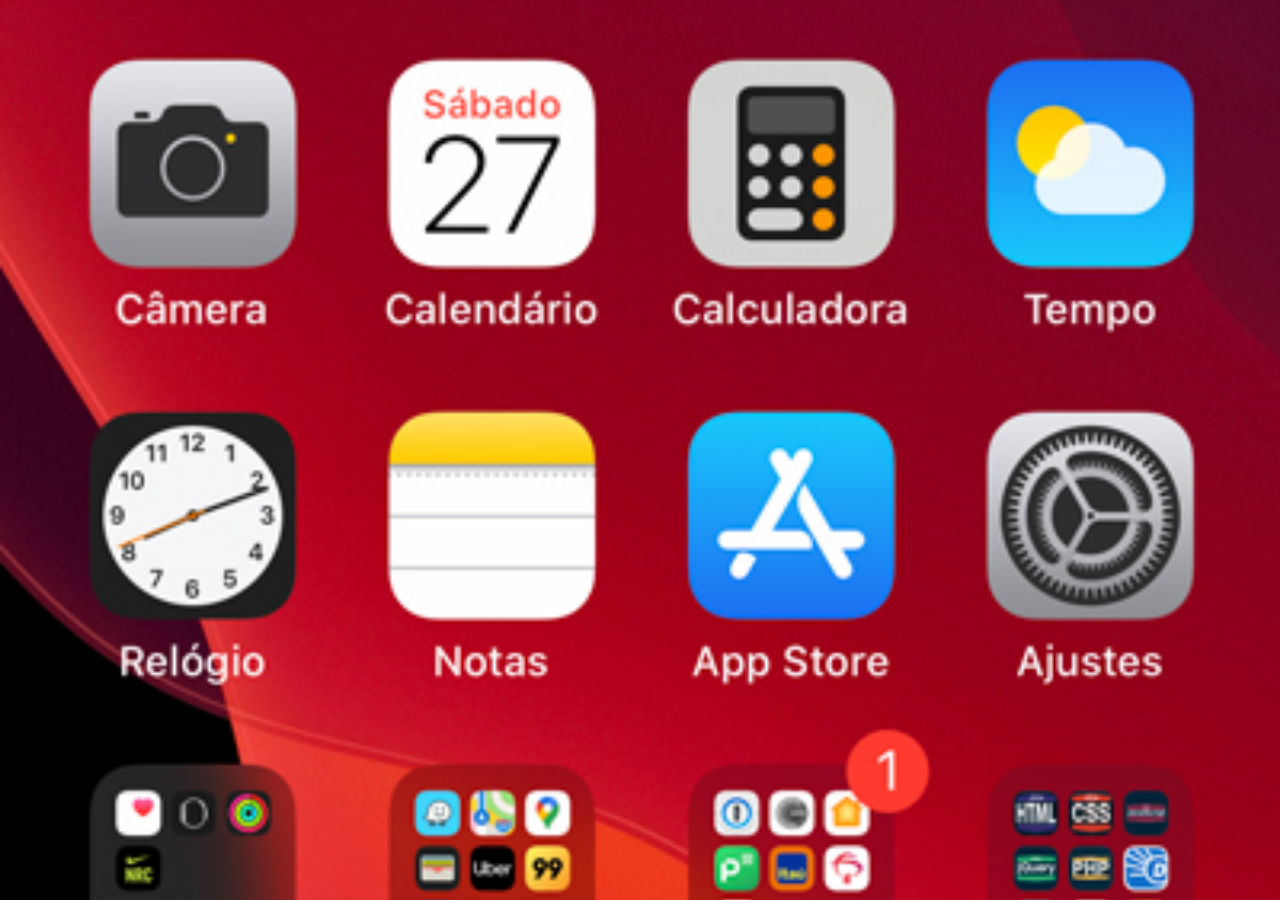
<file: home.html>
<!DOCTYPE html>
<html lang="pt-br">
<head>
    <meta charset="UTF-8">
    <meta name="viewport" content="width=device-width, initial-scale=1.0">
    <title>Document</title>
    <style>
        body{
            background: url(pacote-d013/imagens/tela-home.jpg) top center no-repeat;
            background-size: cover;
        }
    </style>
</head>
<body>
    
</body>
</html>
</file>
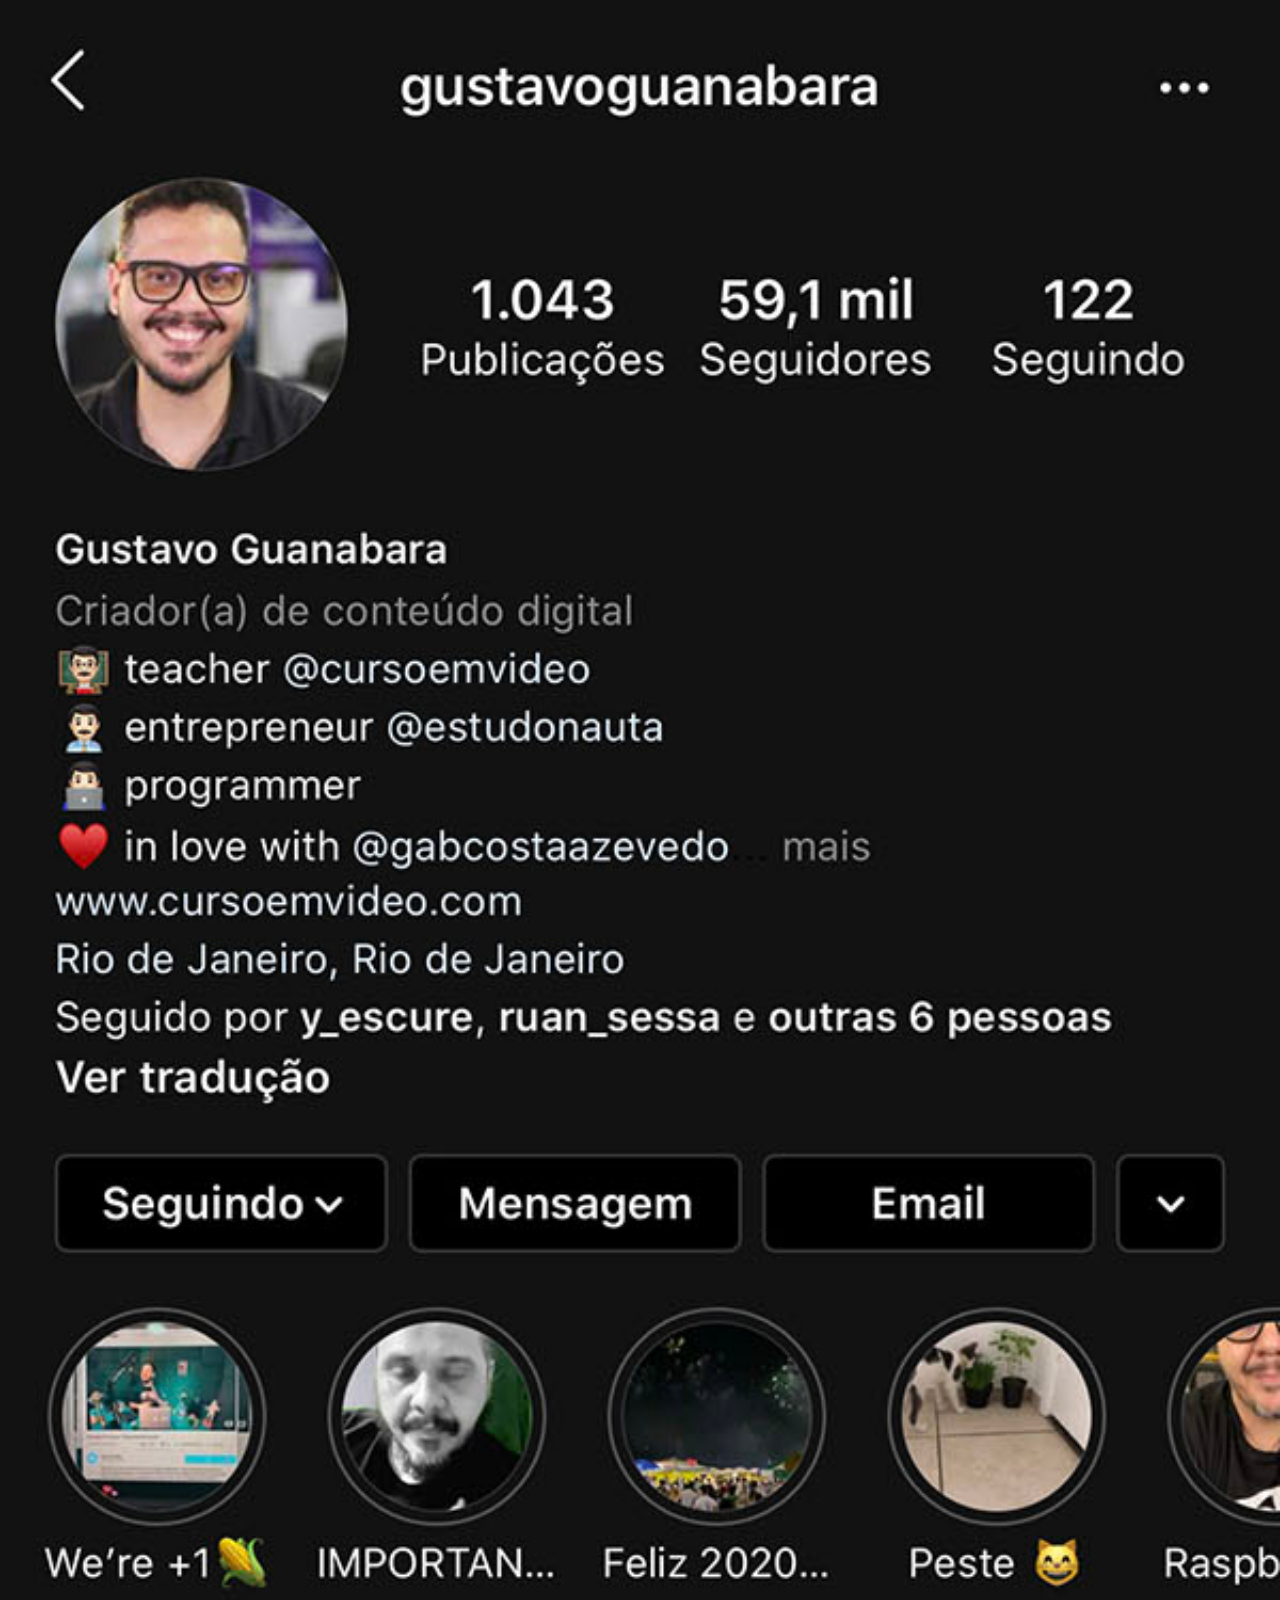
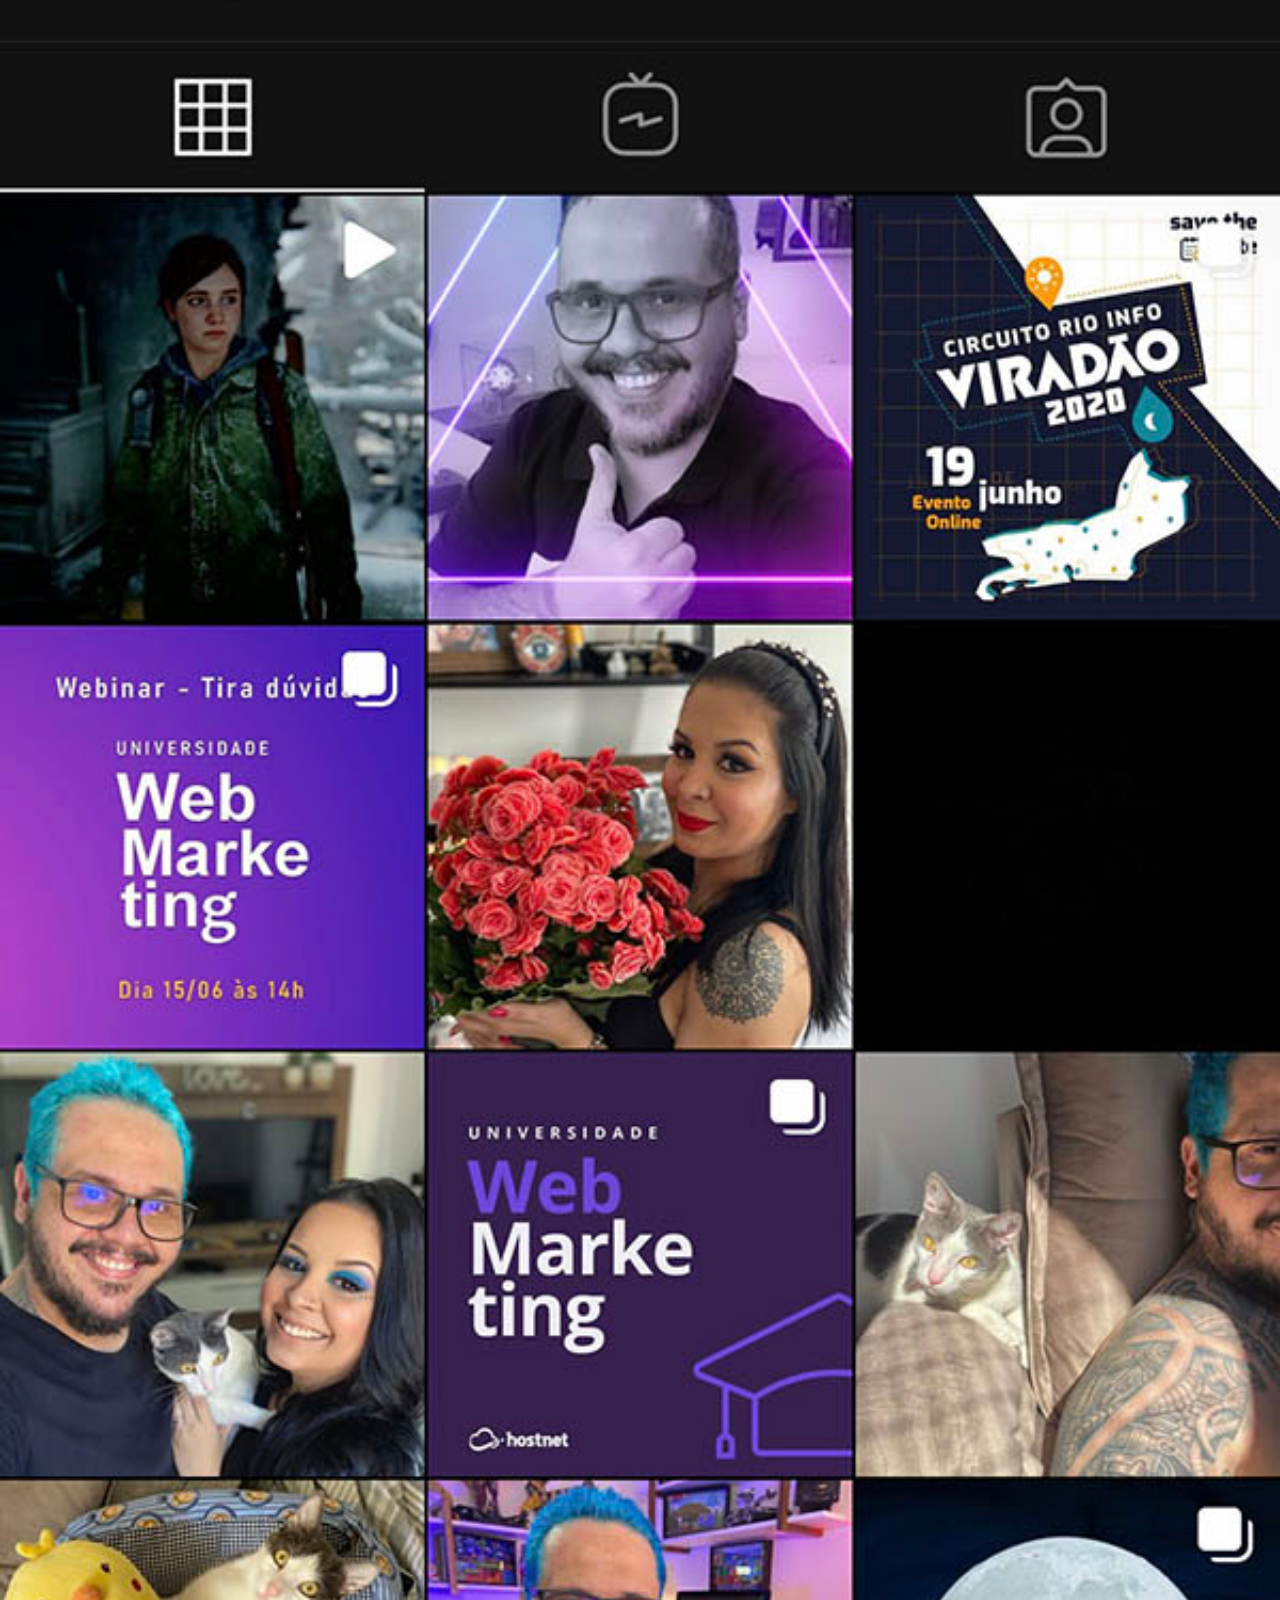
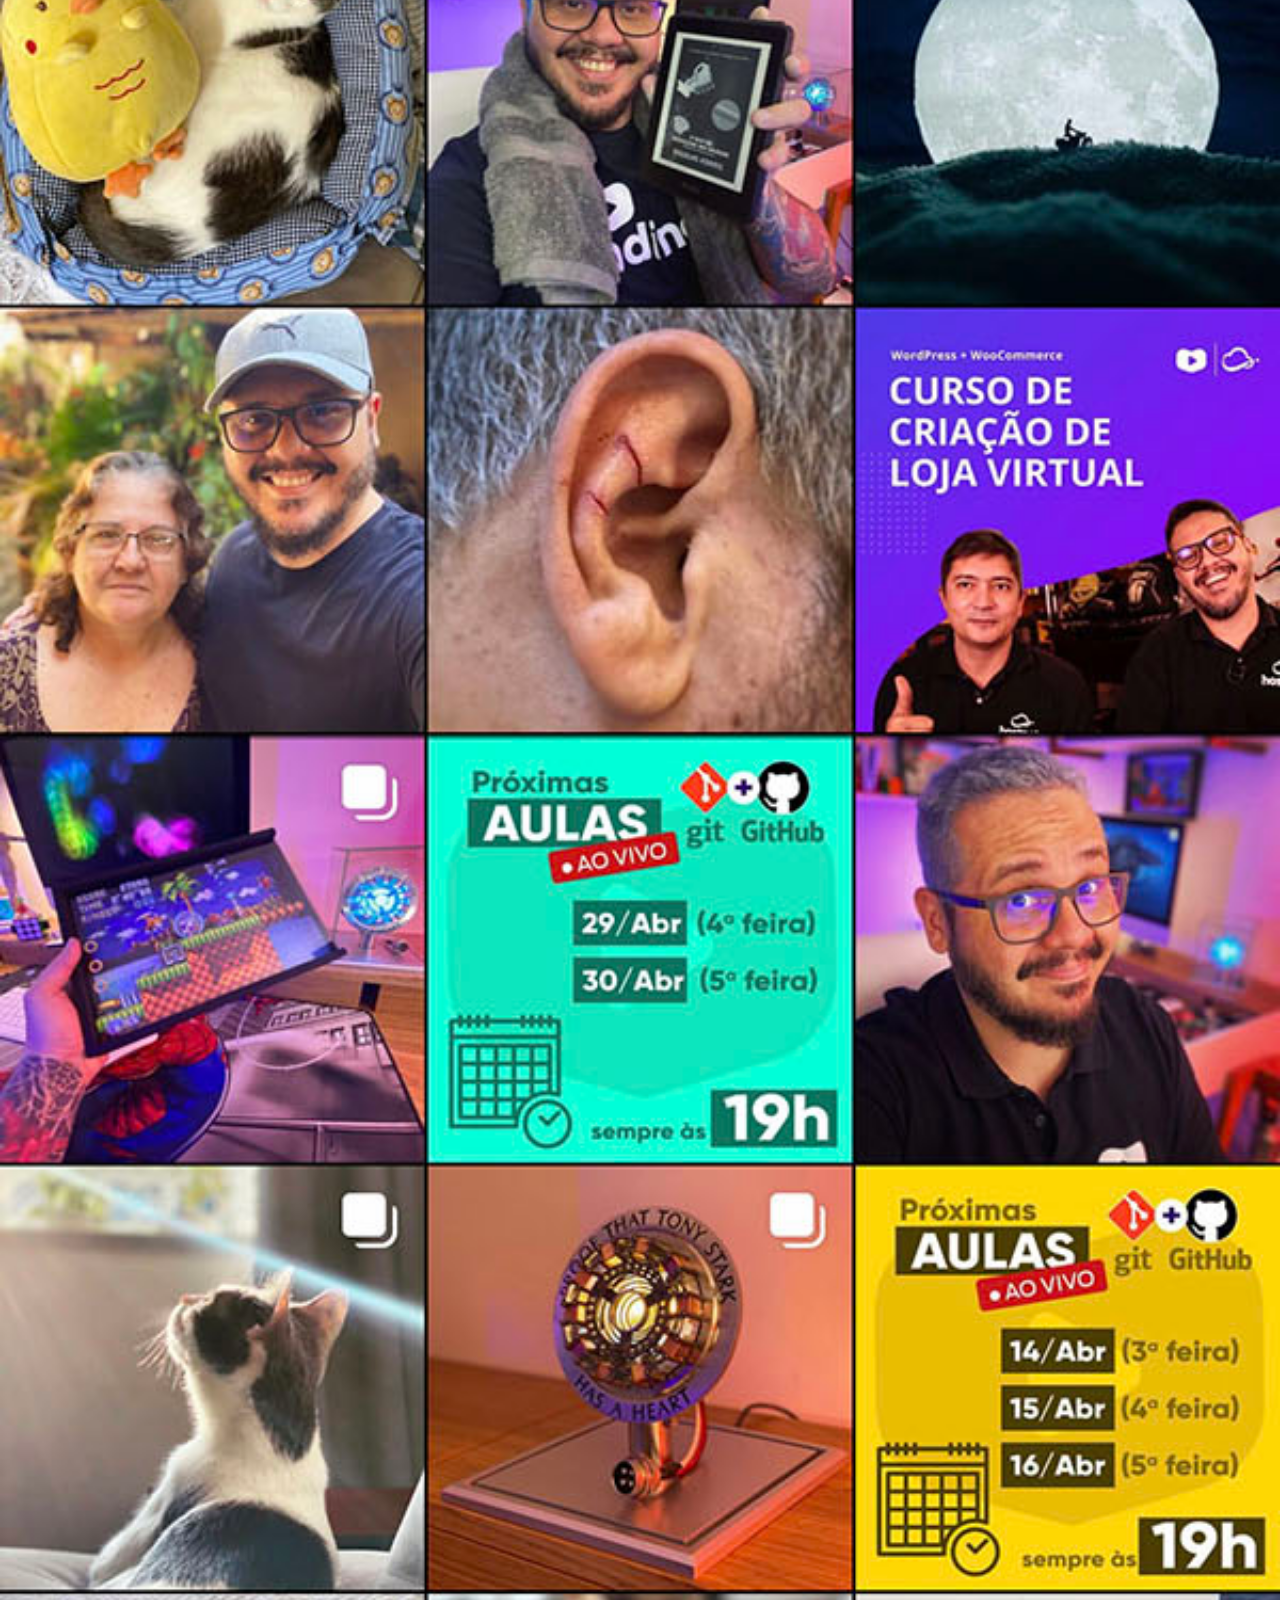
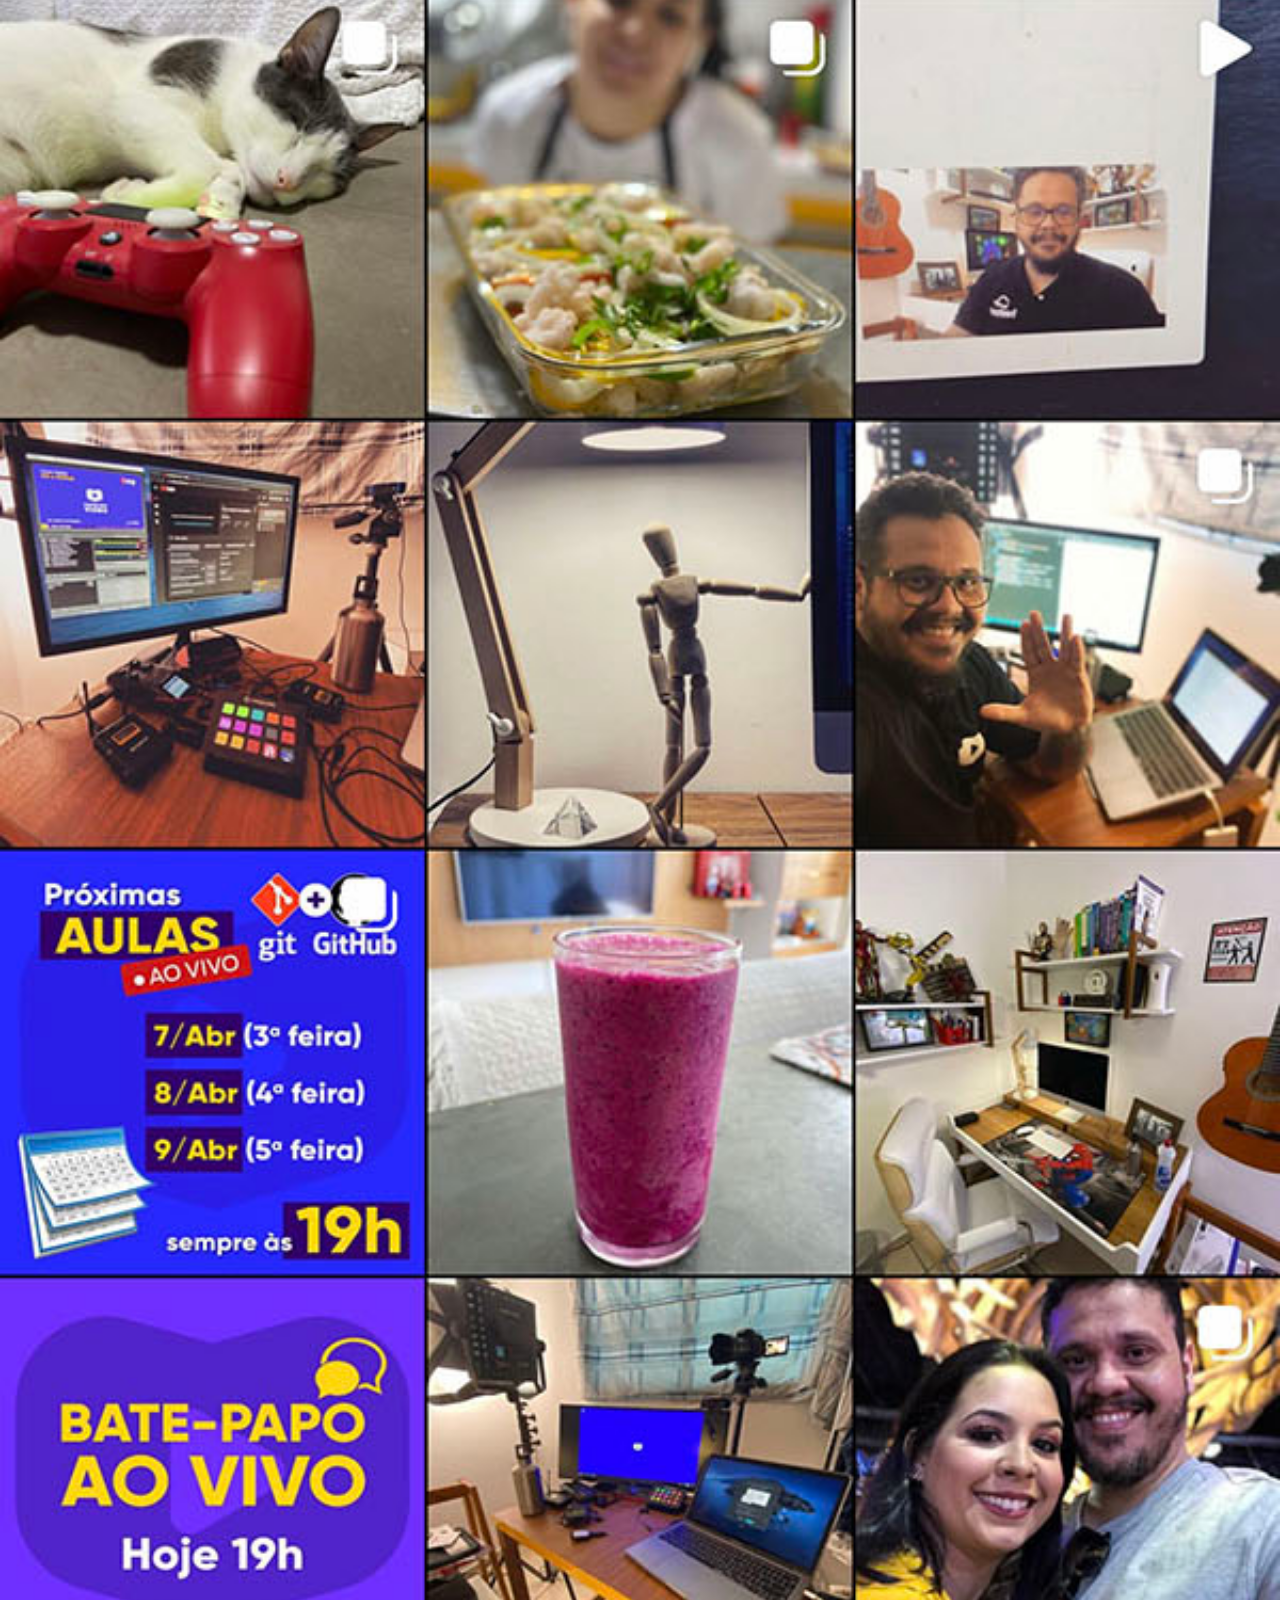
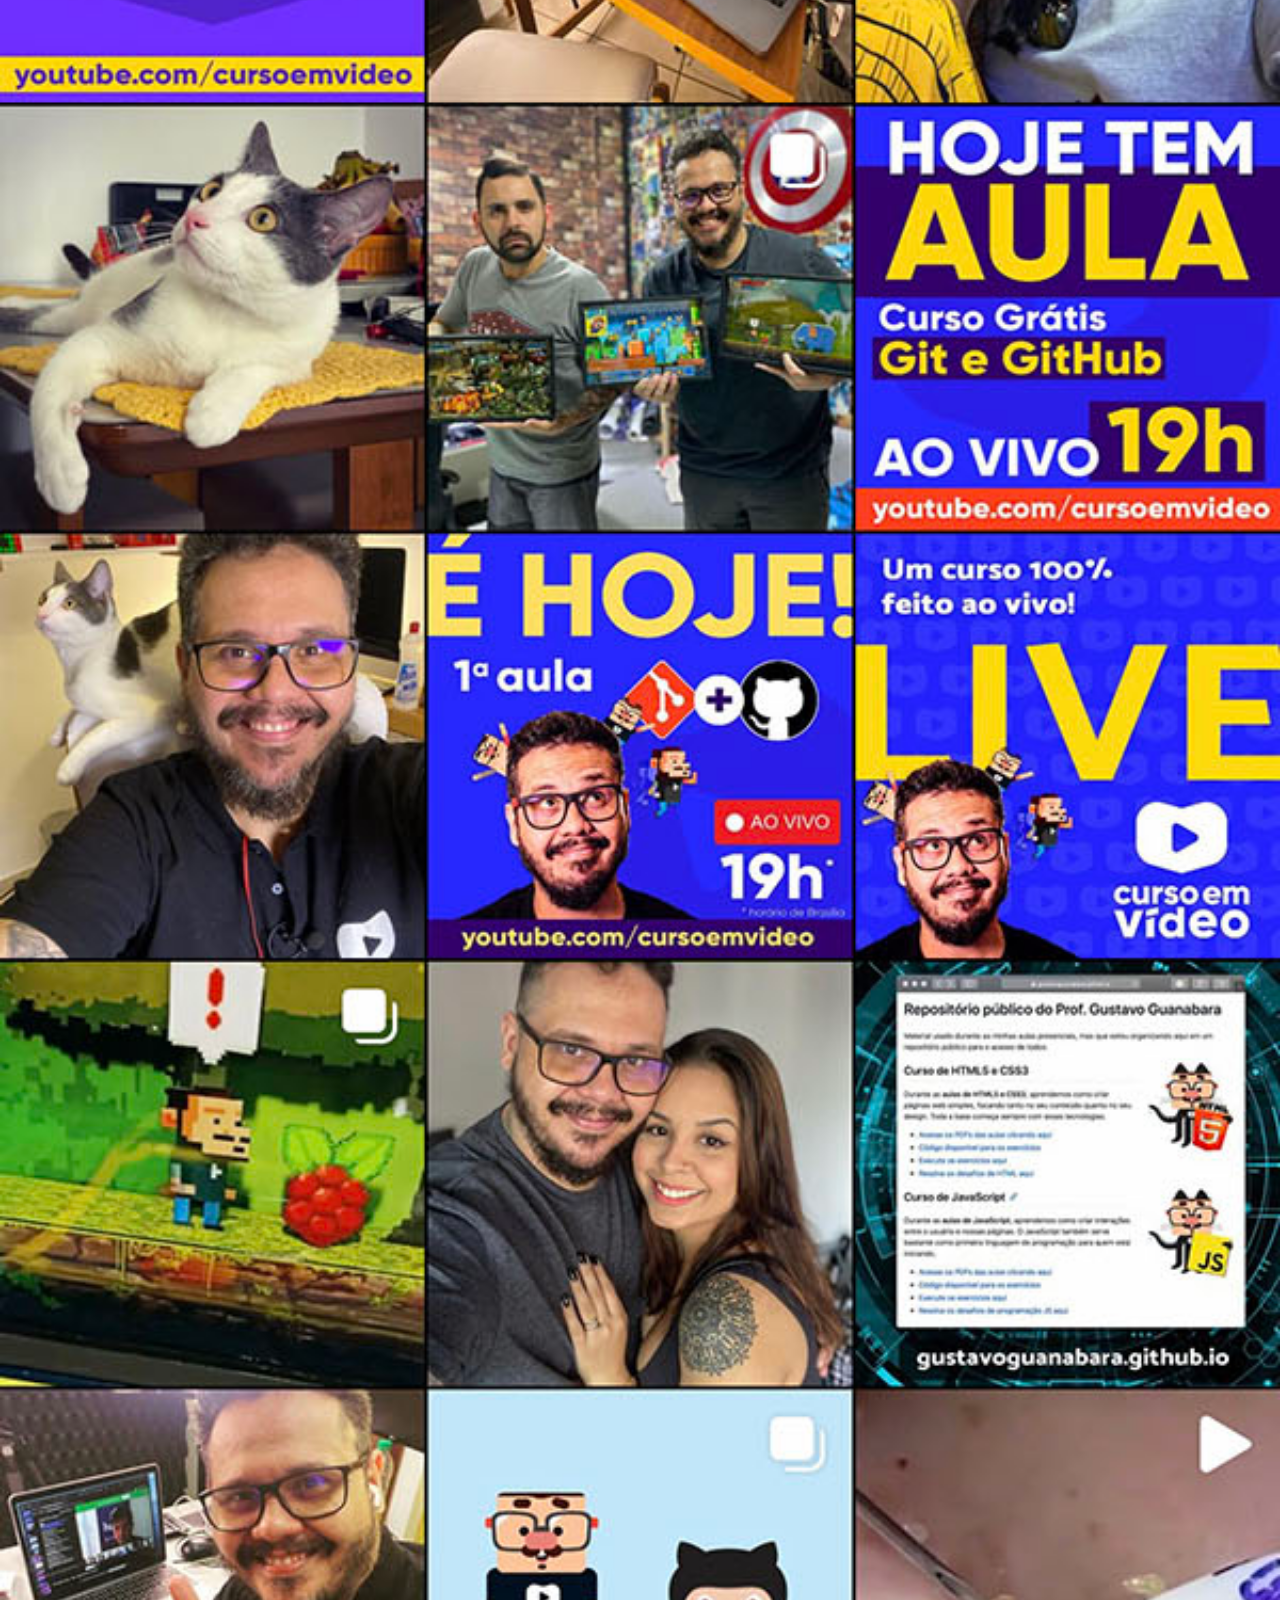
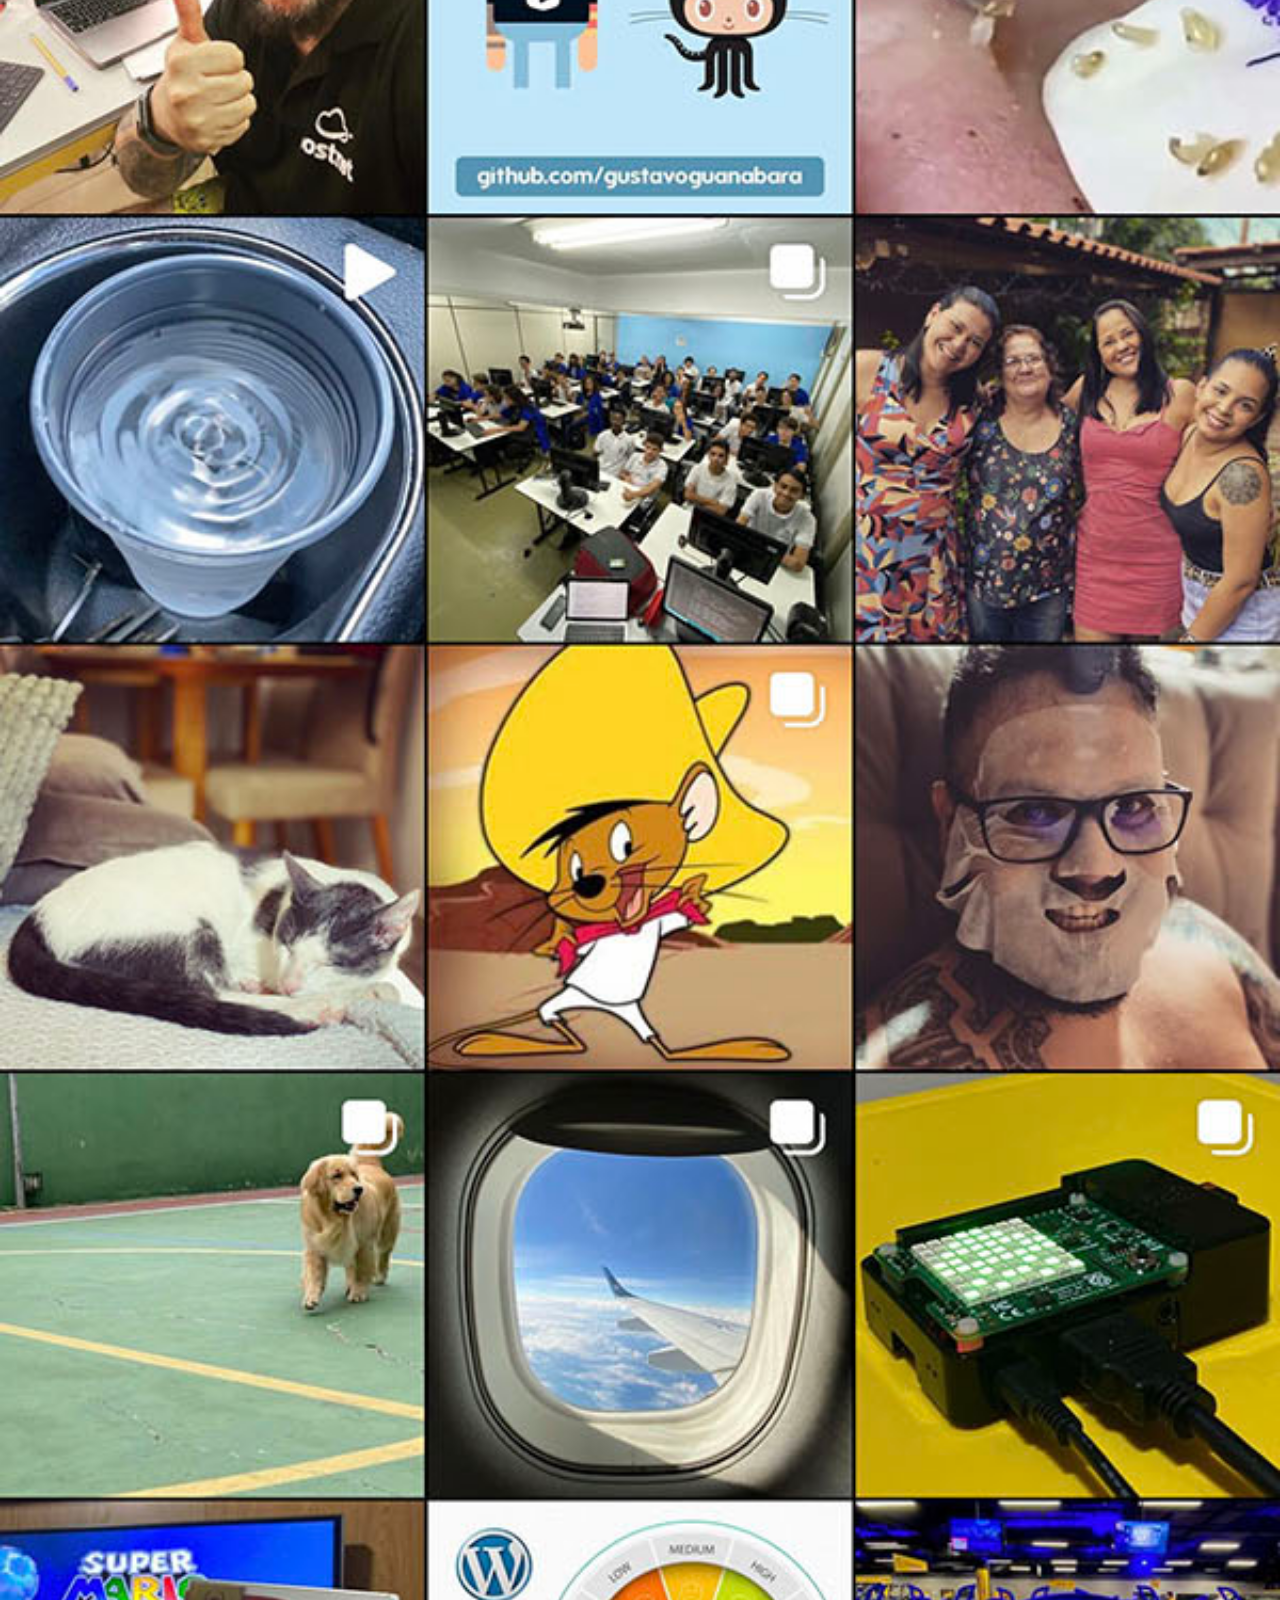
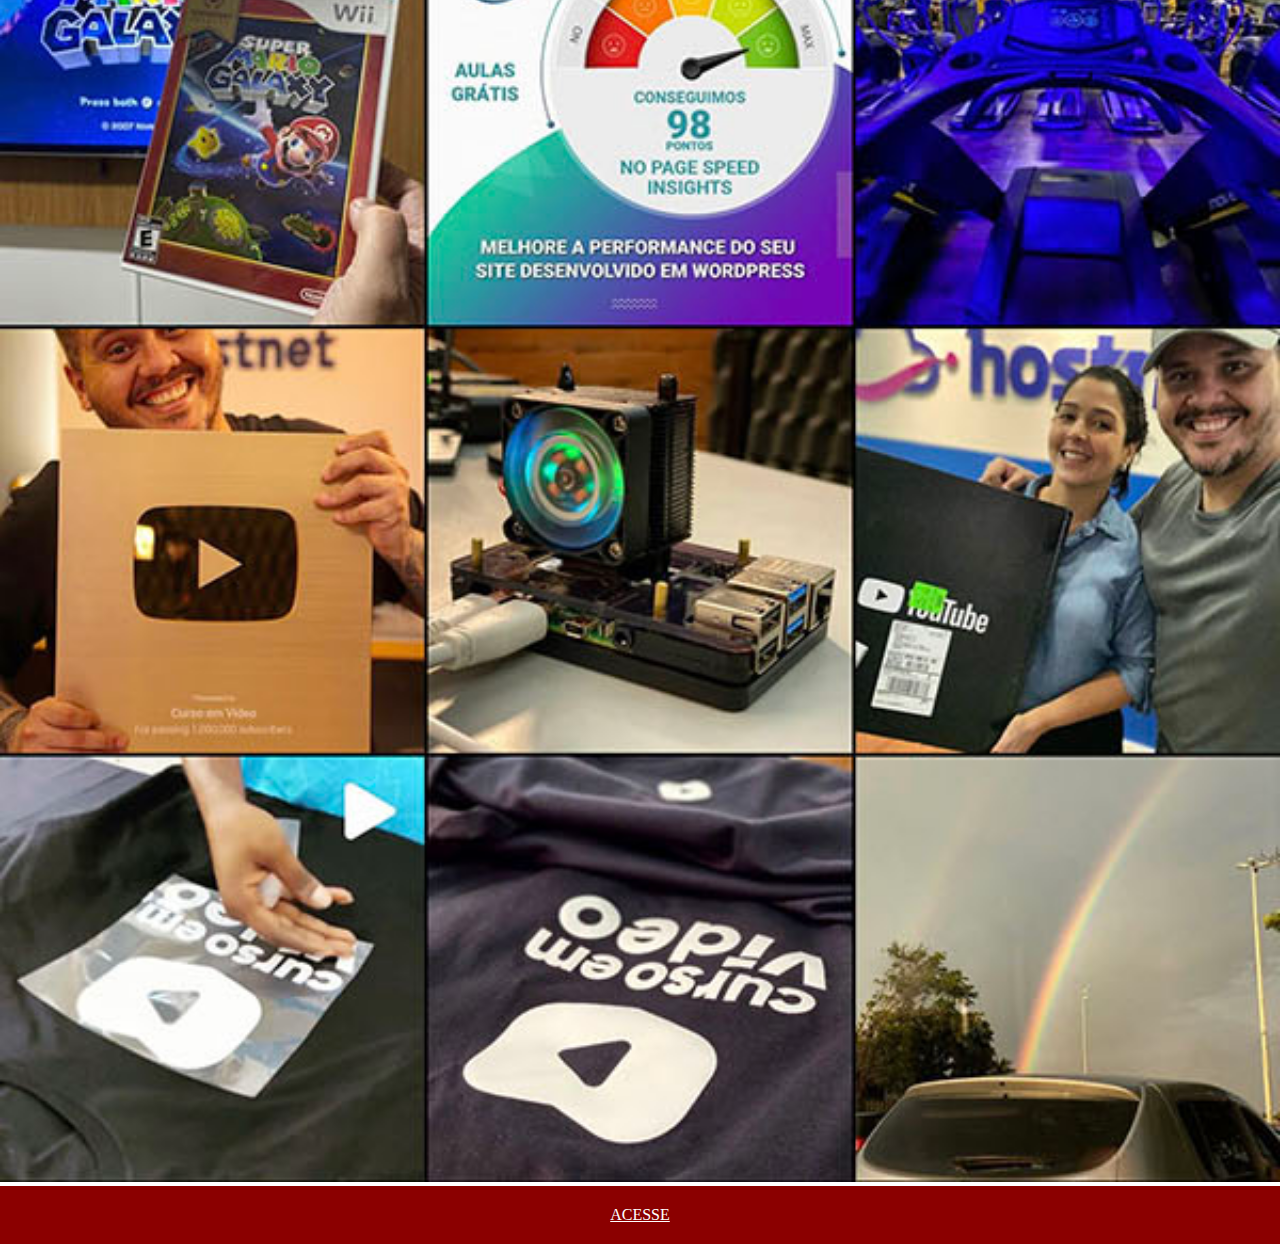
<file: insta.html>
<!DOCTYPE html>
<html lang="pt-br">
<head>
    <meta charset="UTF-8">
    <meta name="viewport" content="width=device-width, initial-scale=1.0">
    <title>Document</title>
    <link rel="stylesheet" href="social.css">
</head>
<body>
    <img src="pacote-d013/imagens/tela-instagram.jpg" alt="">
    <a href="https://www.instagram.com/gustavoguanabara/" target="_blank">ACESSE</a>
</body>
</html>
</file>
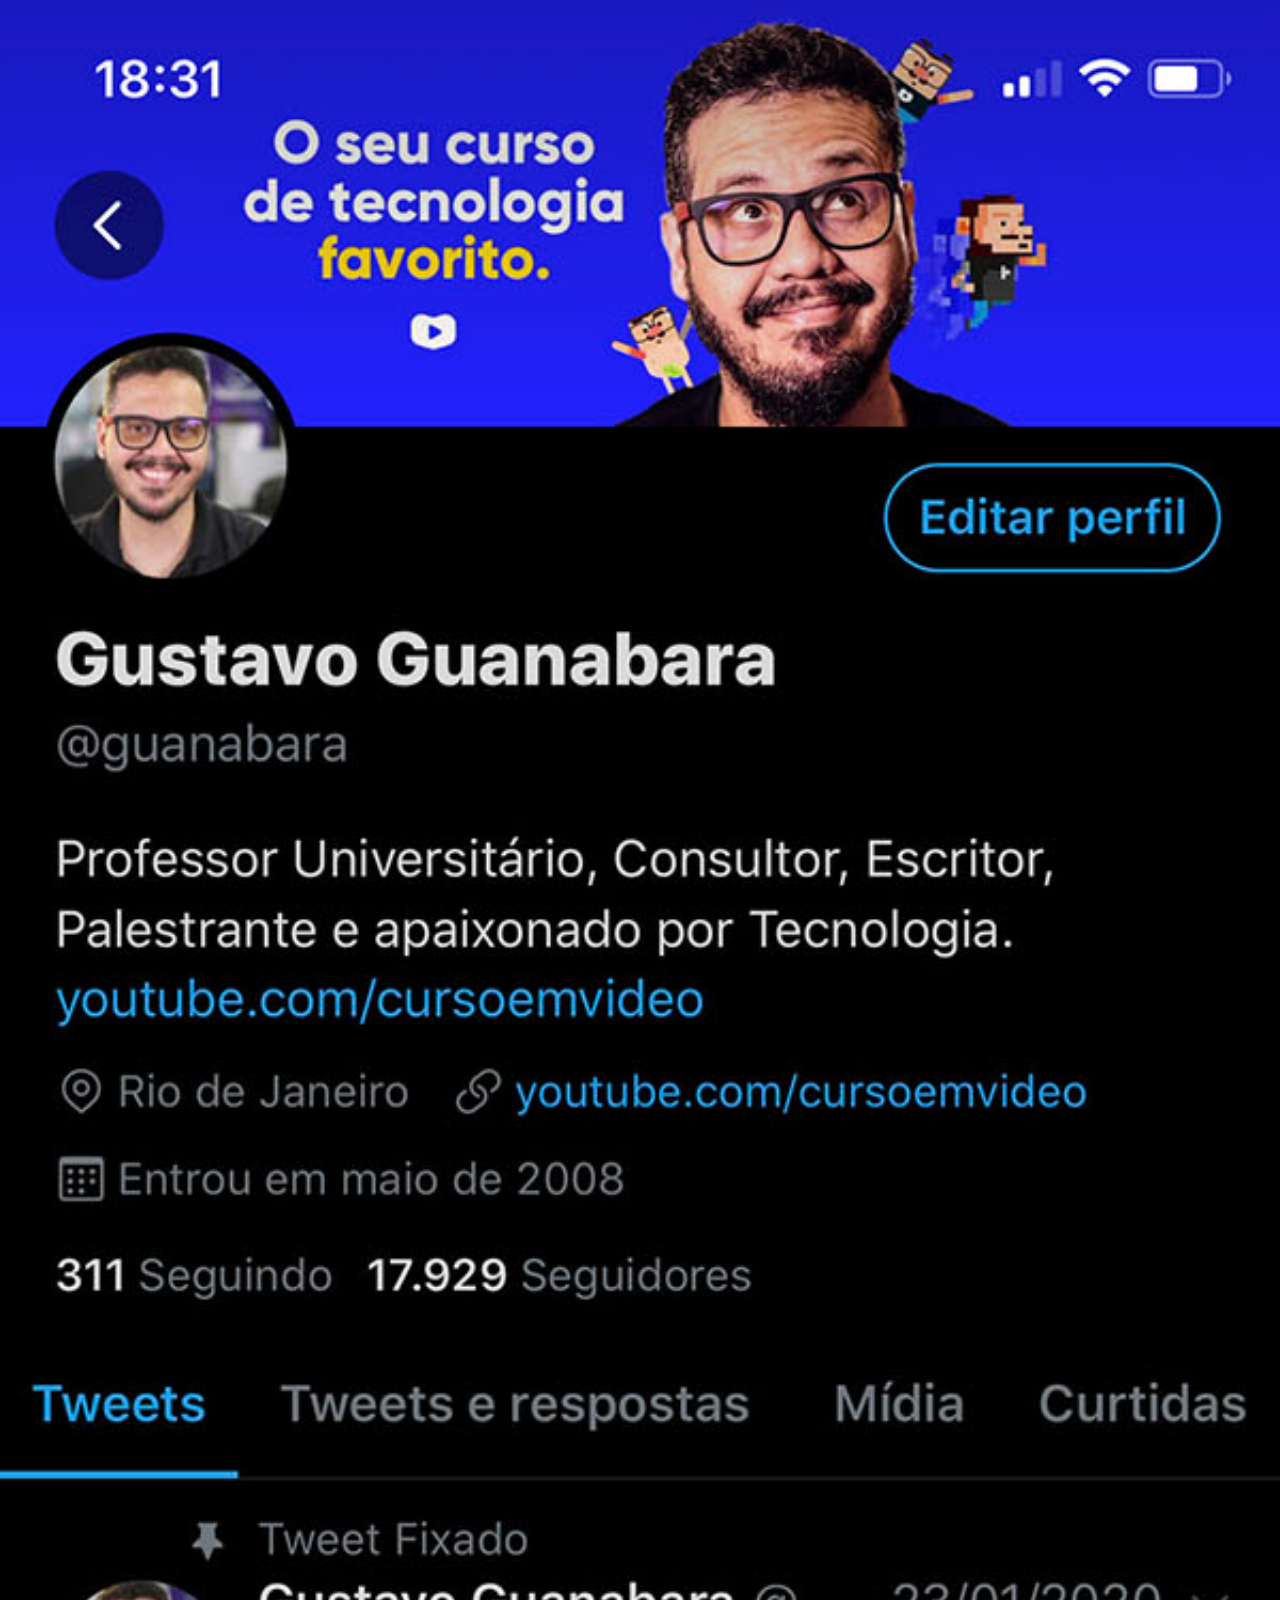
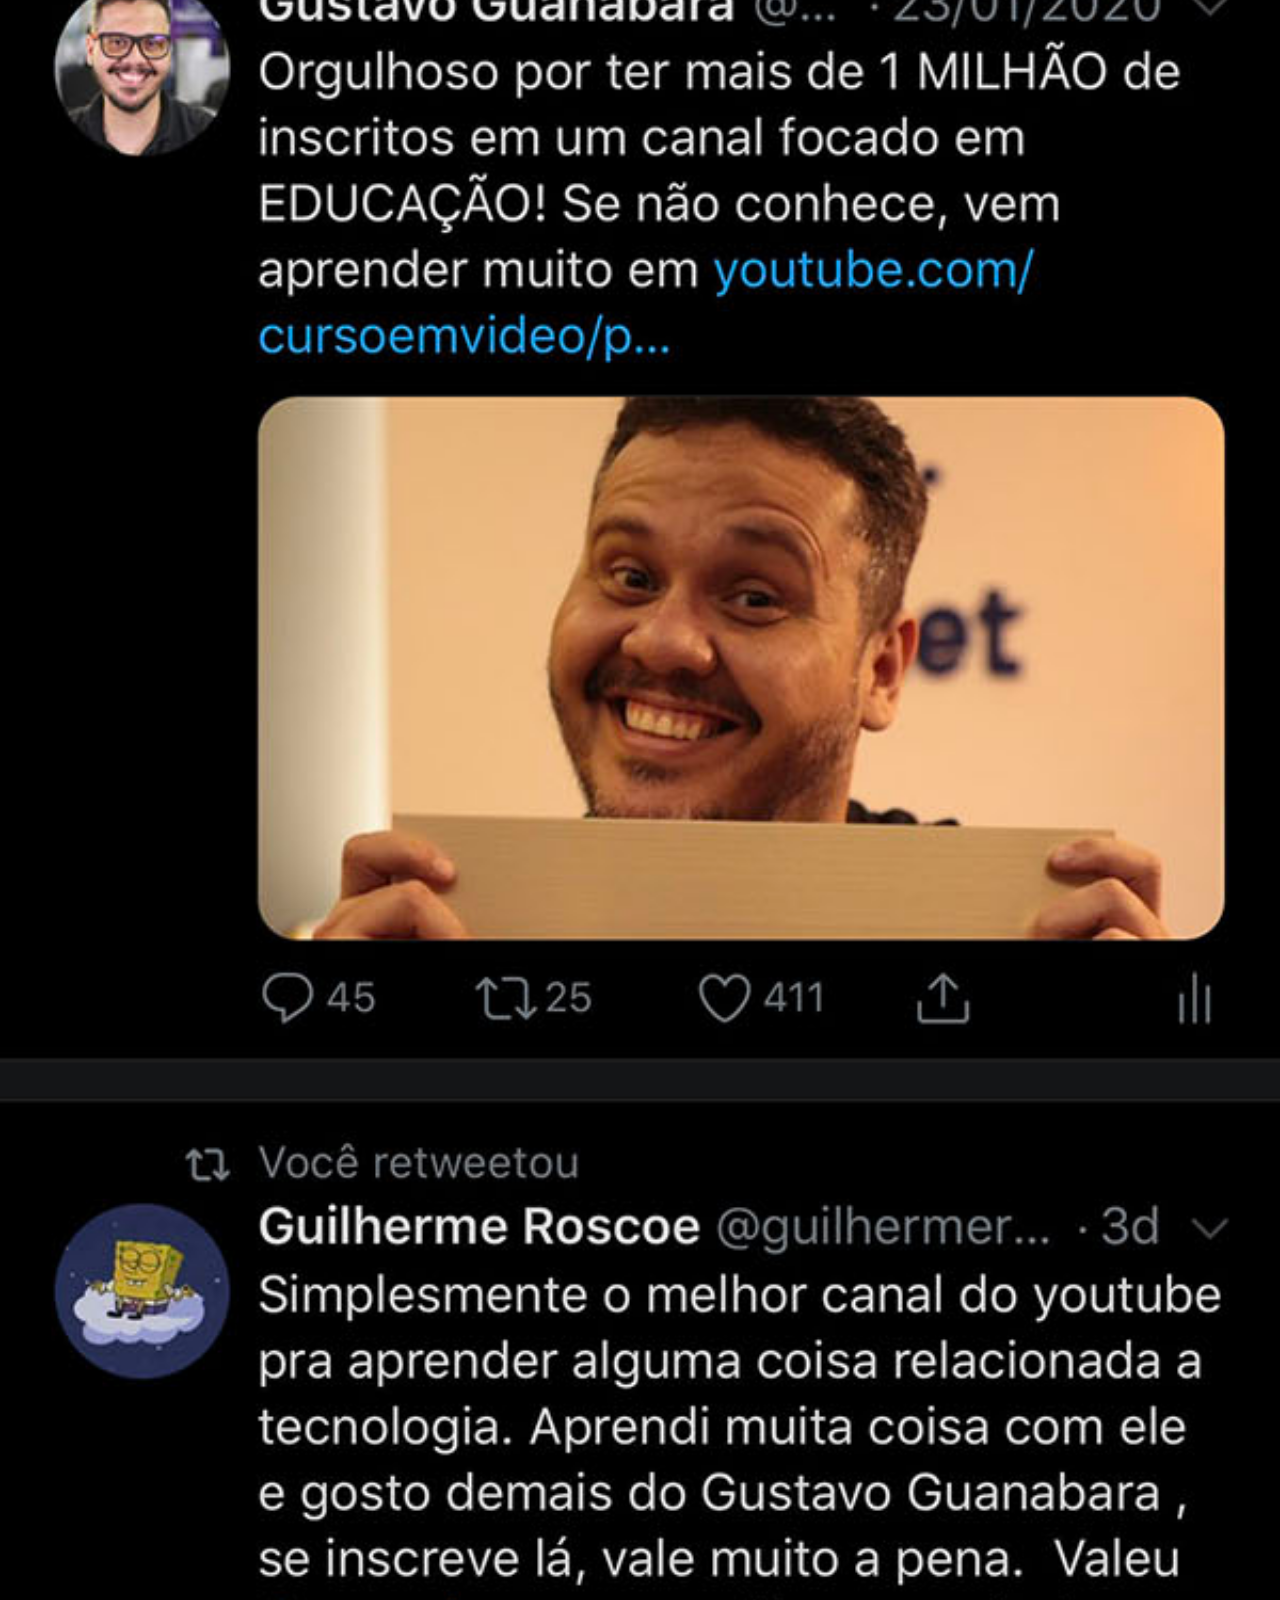
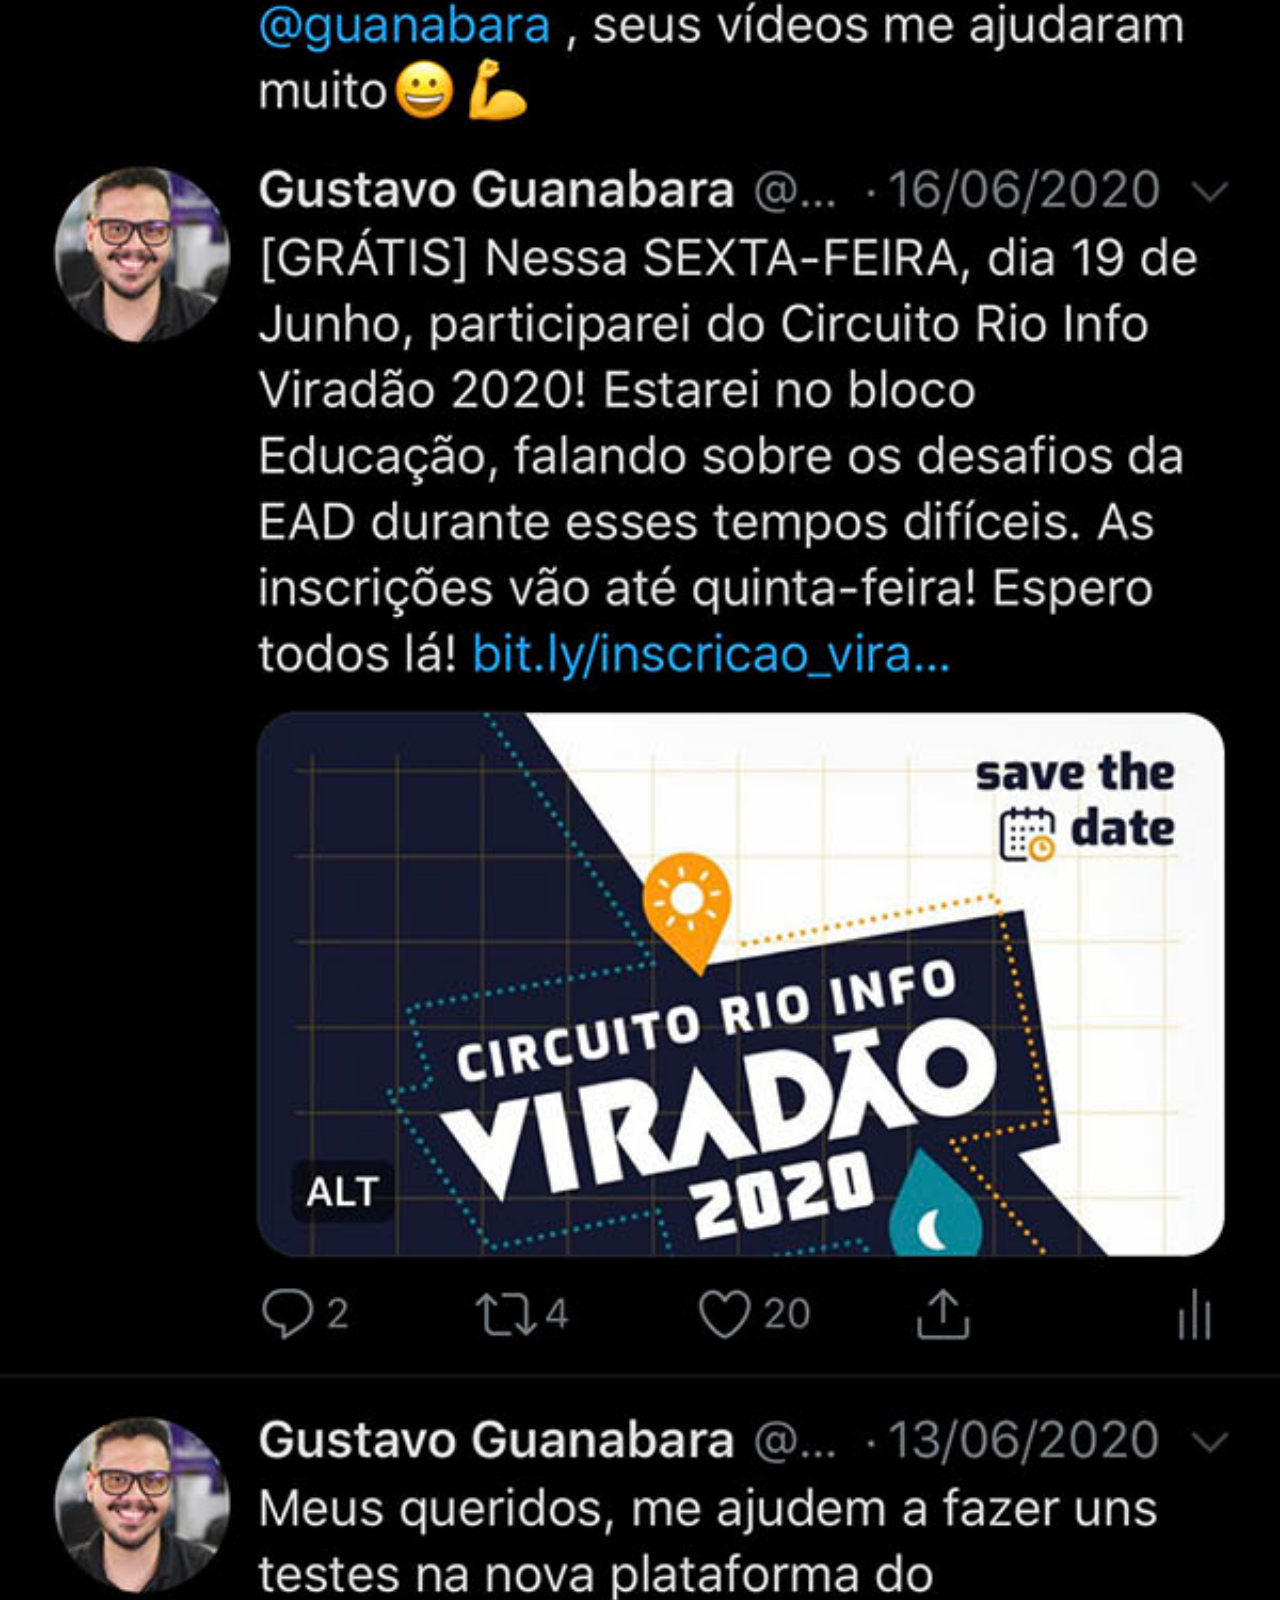
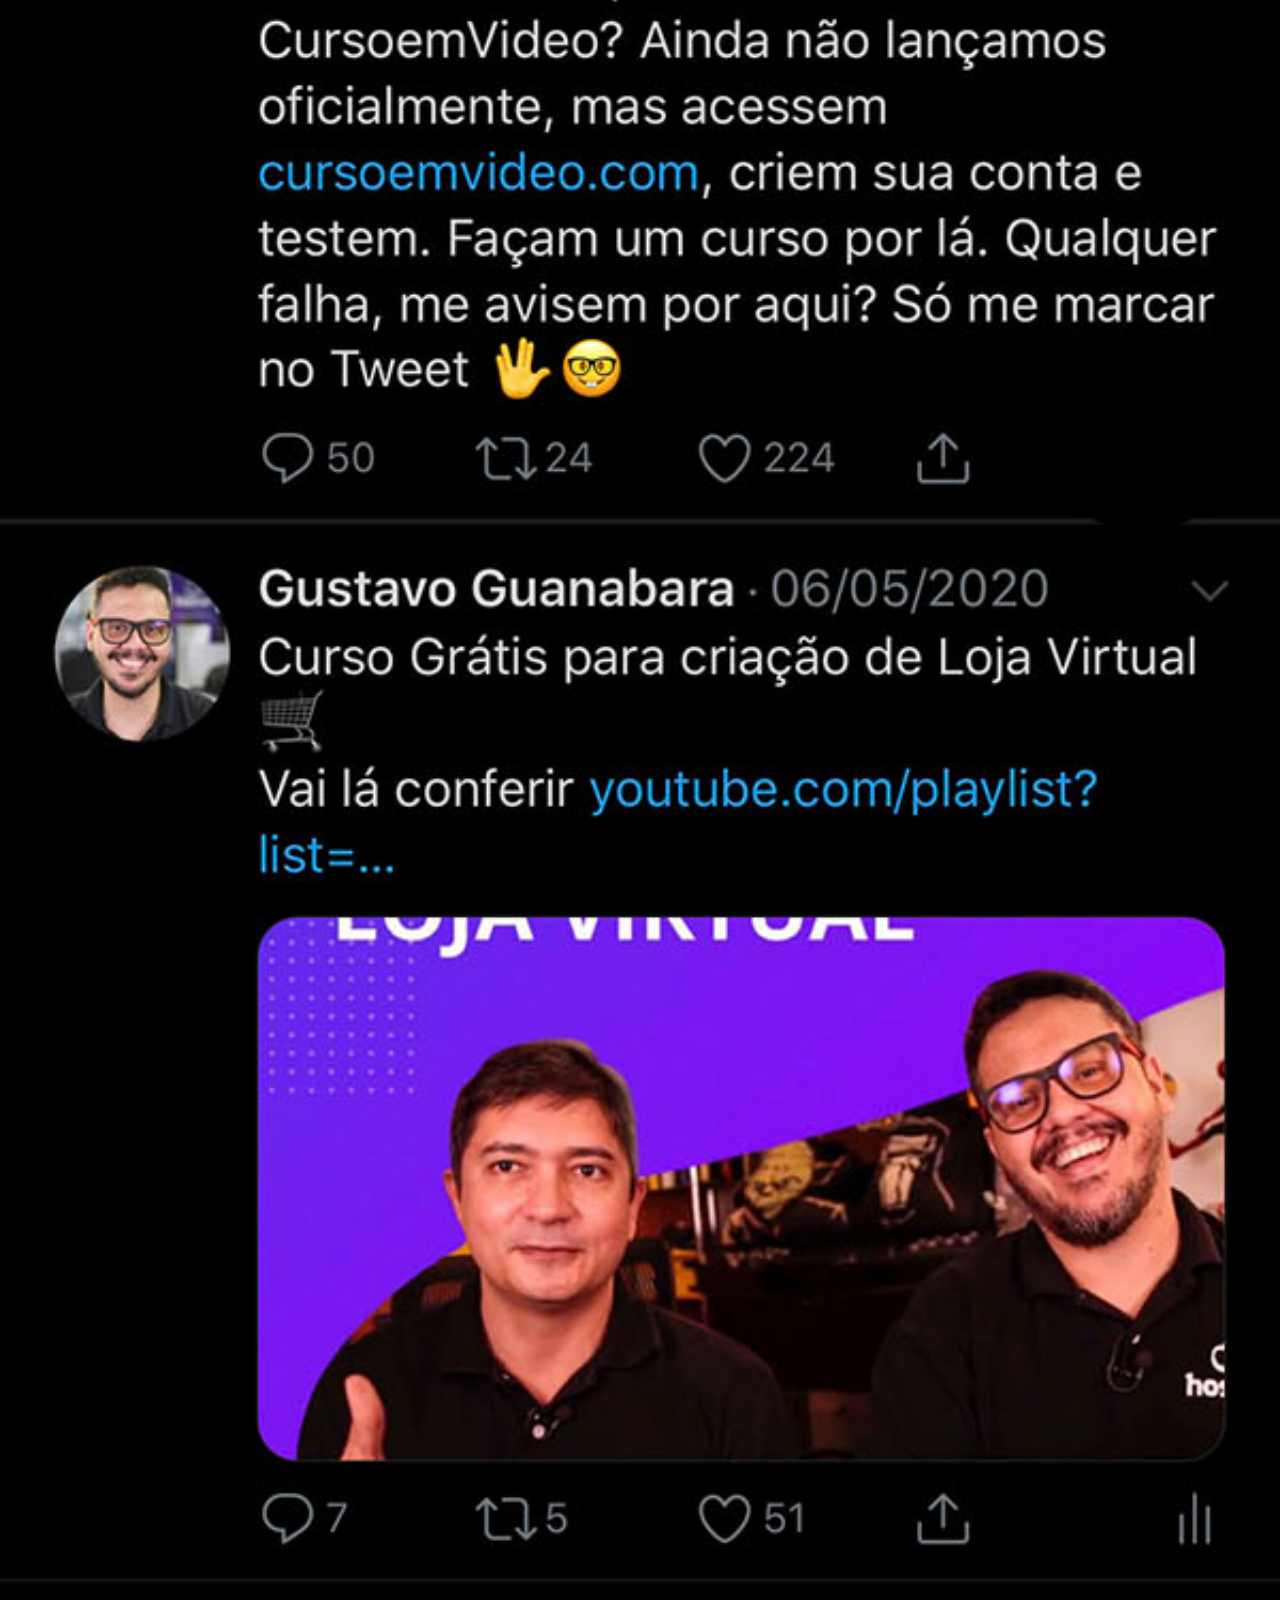
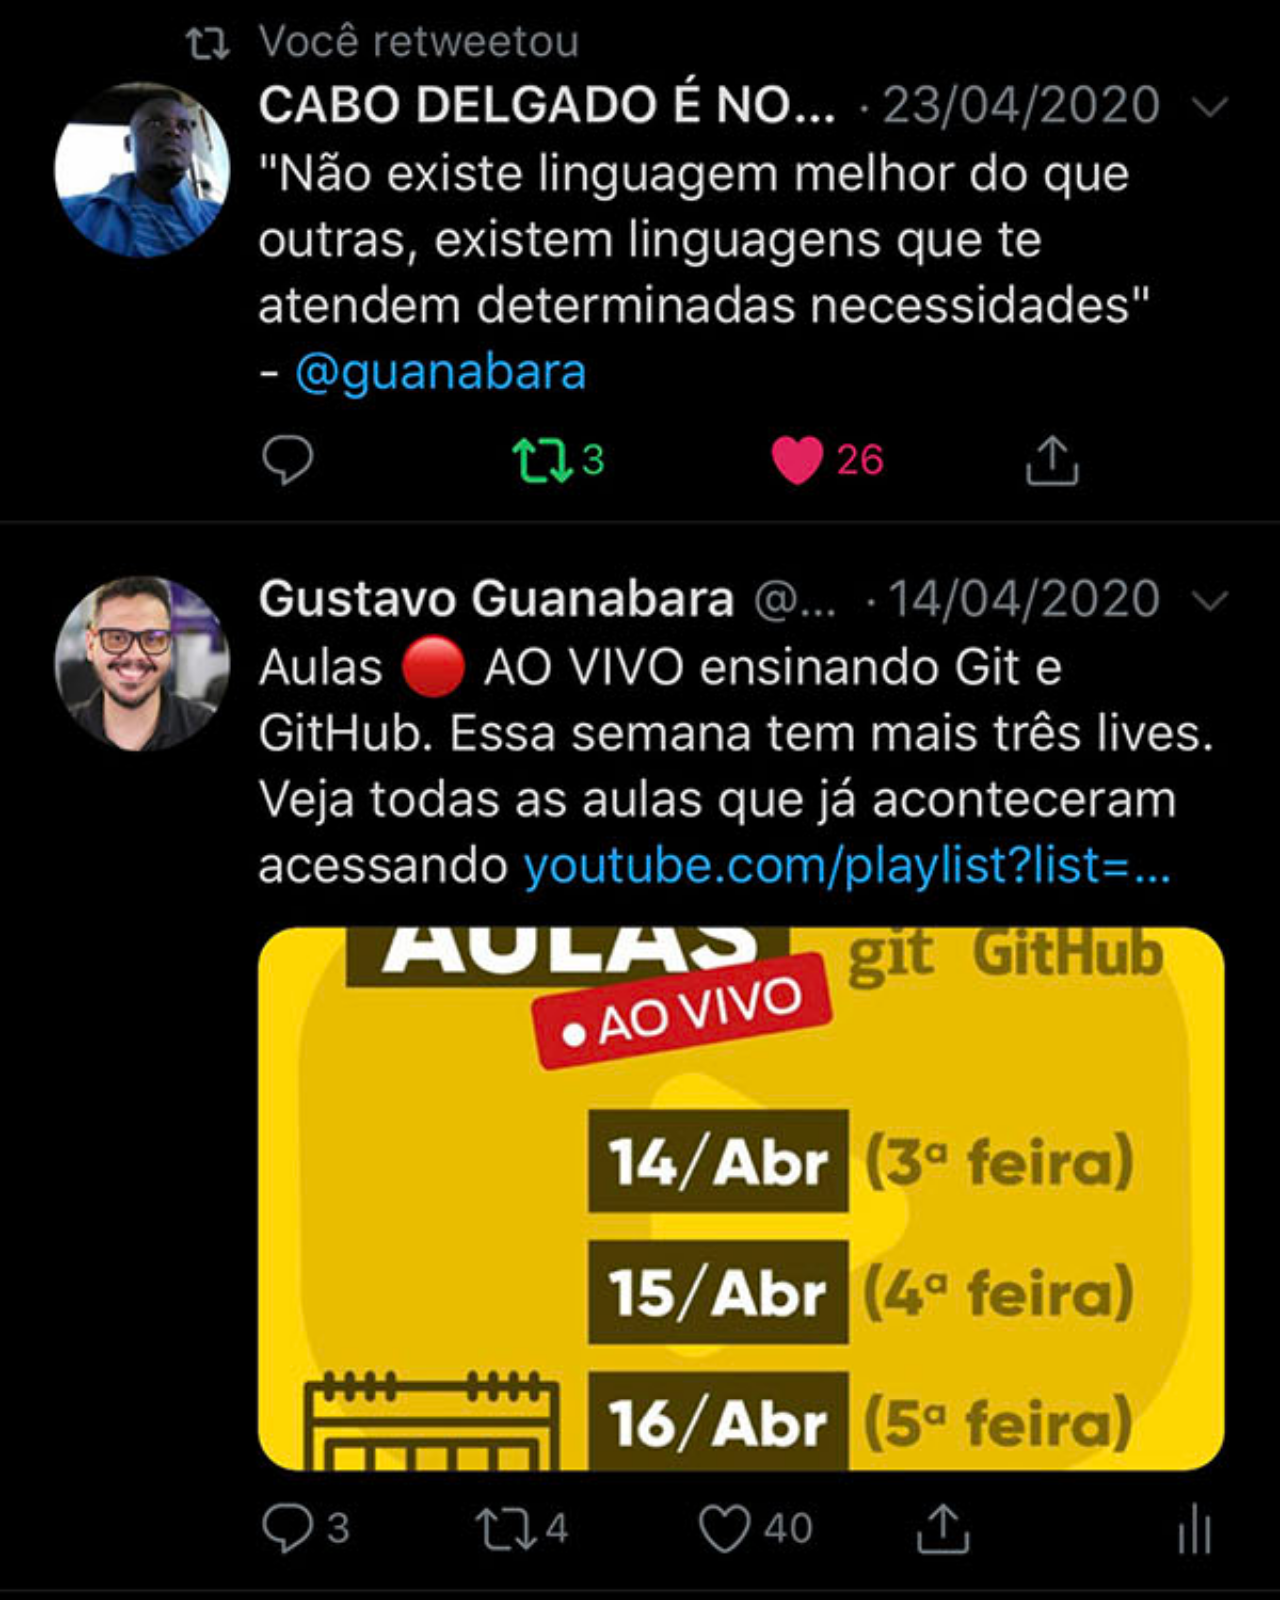
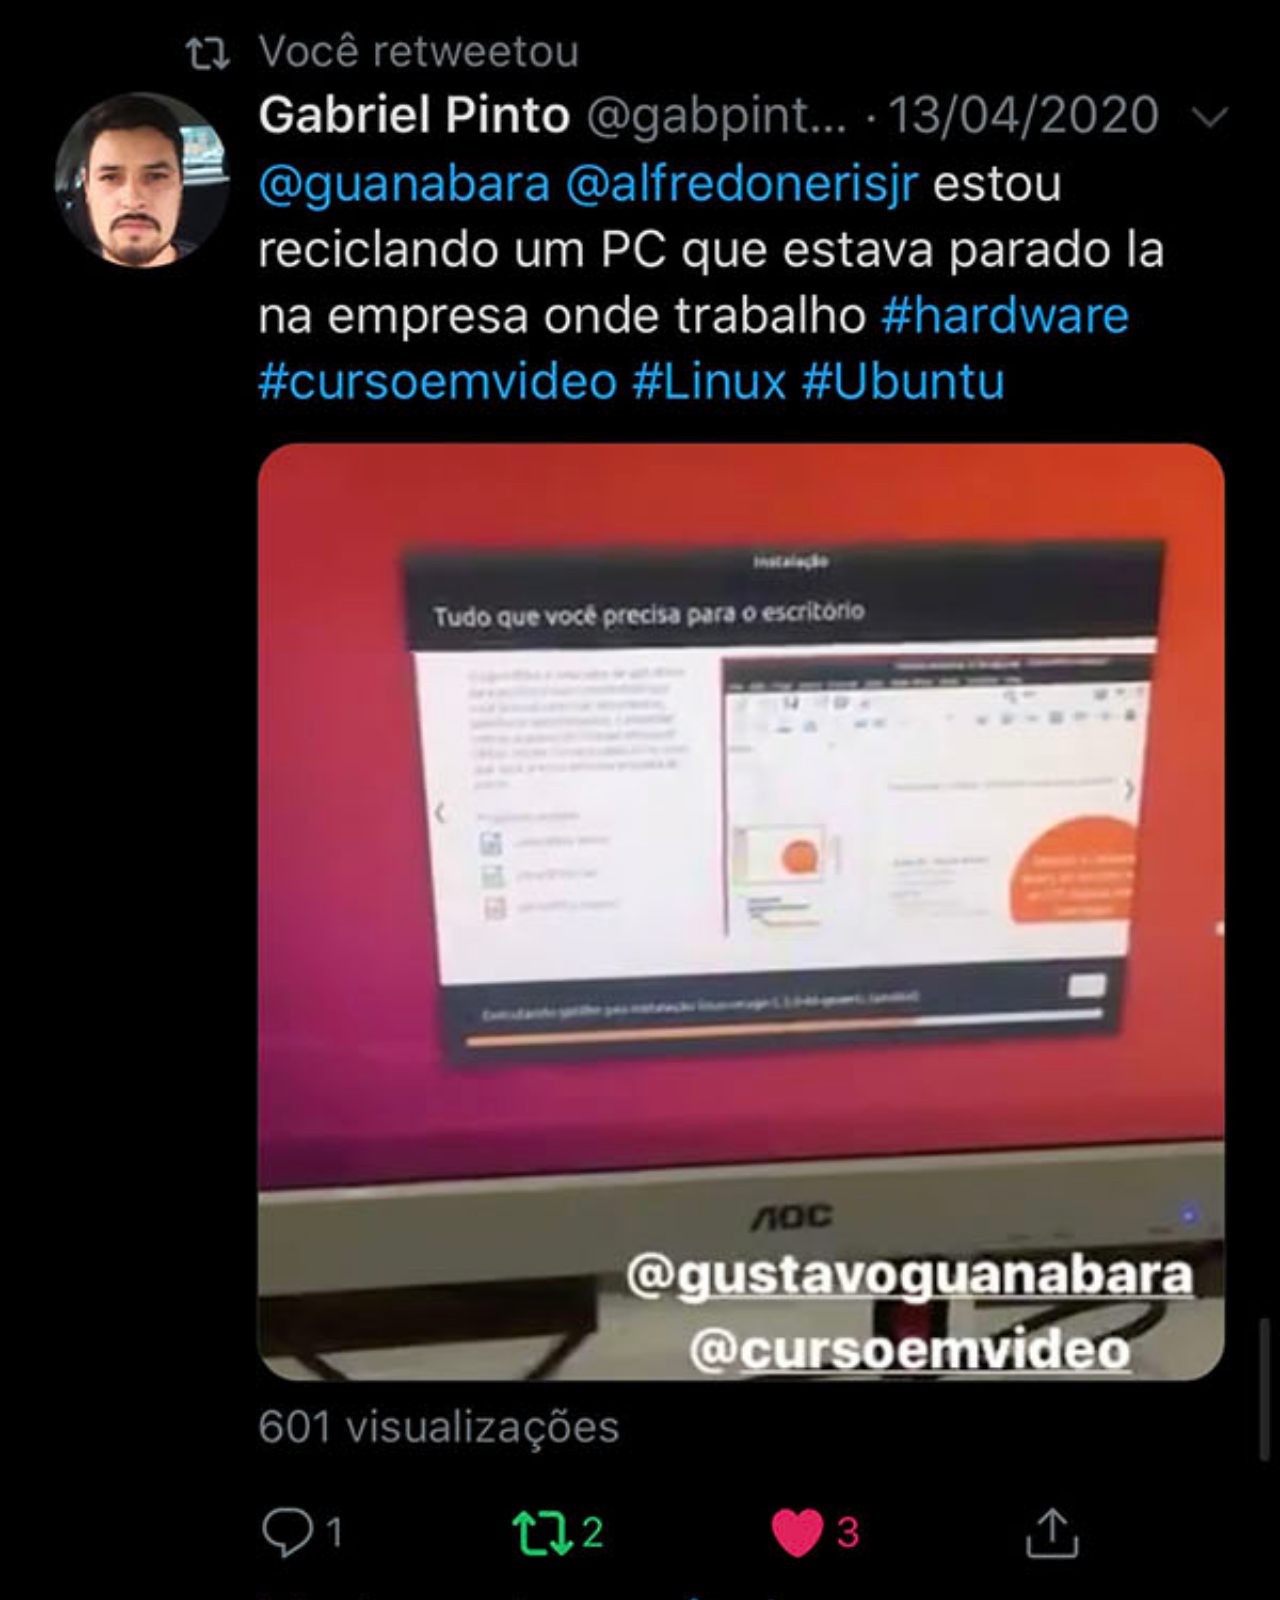
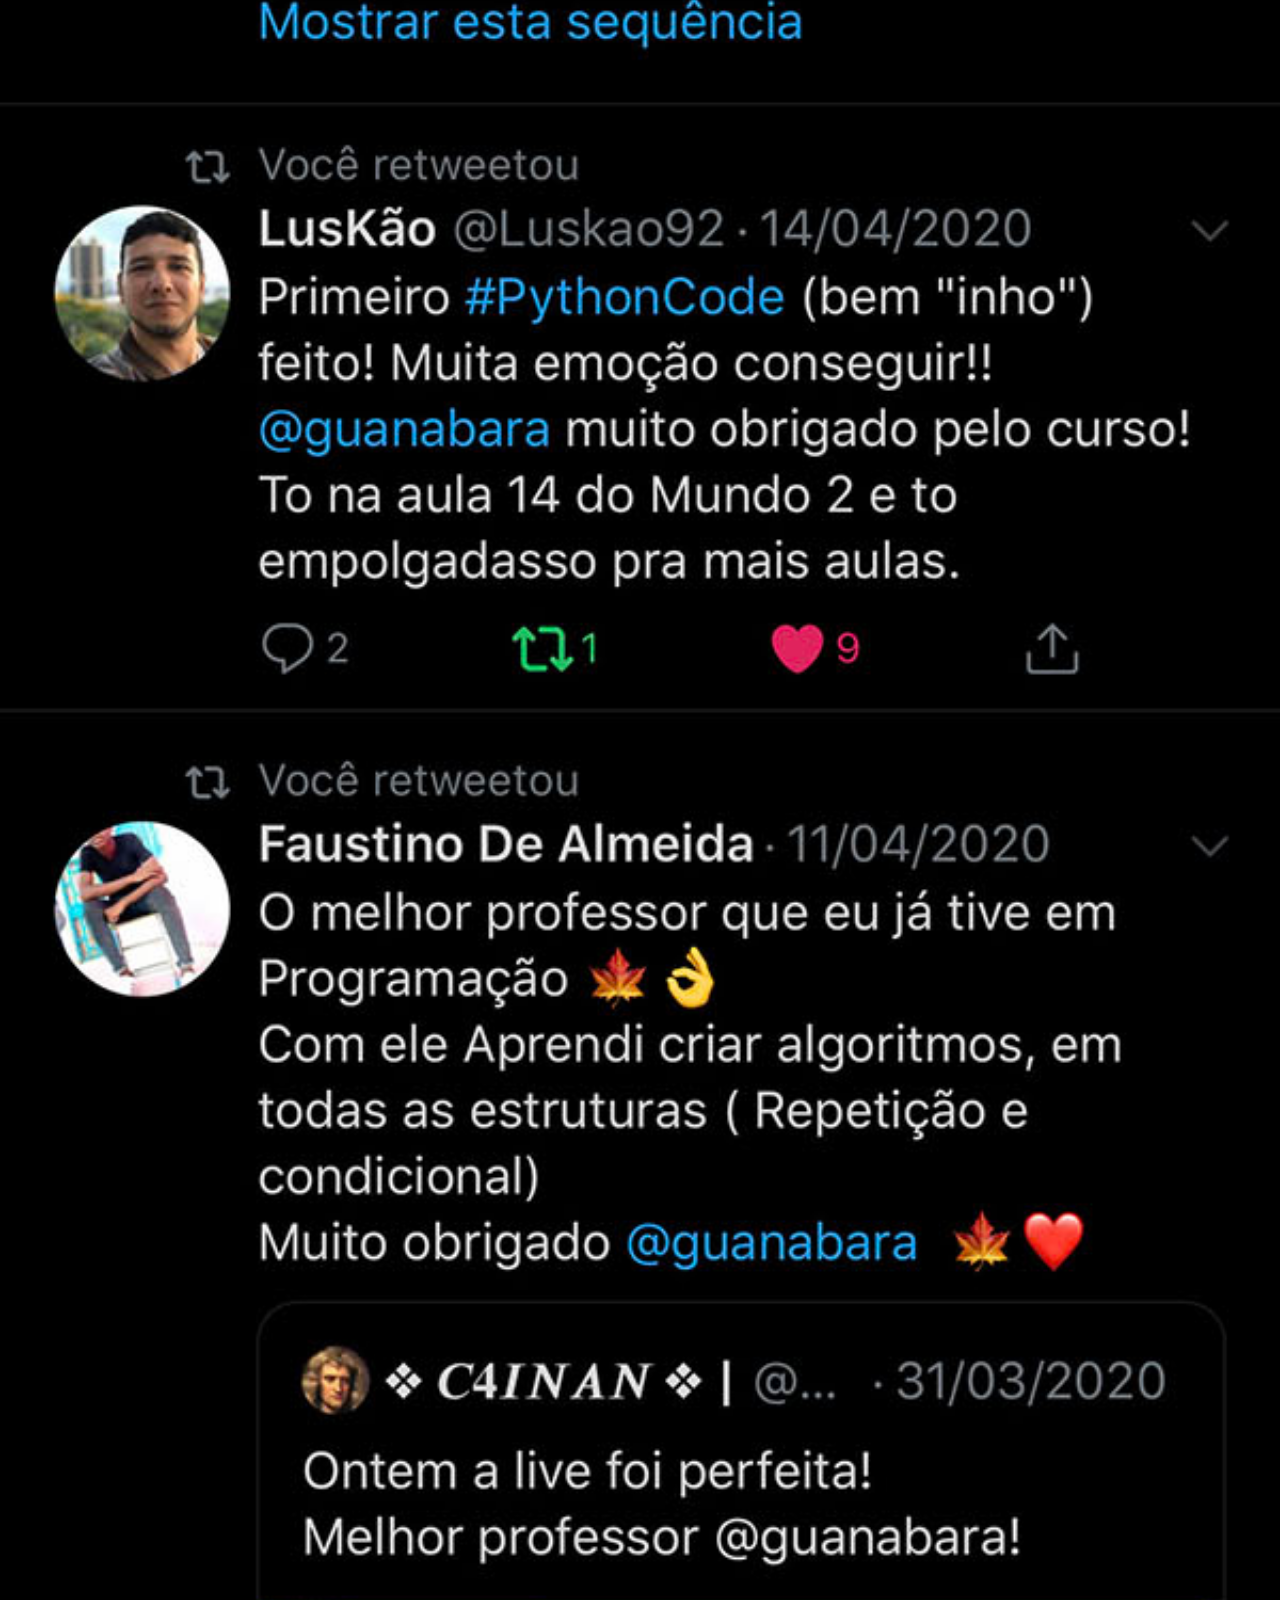
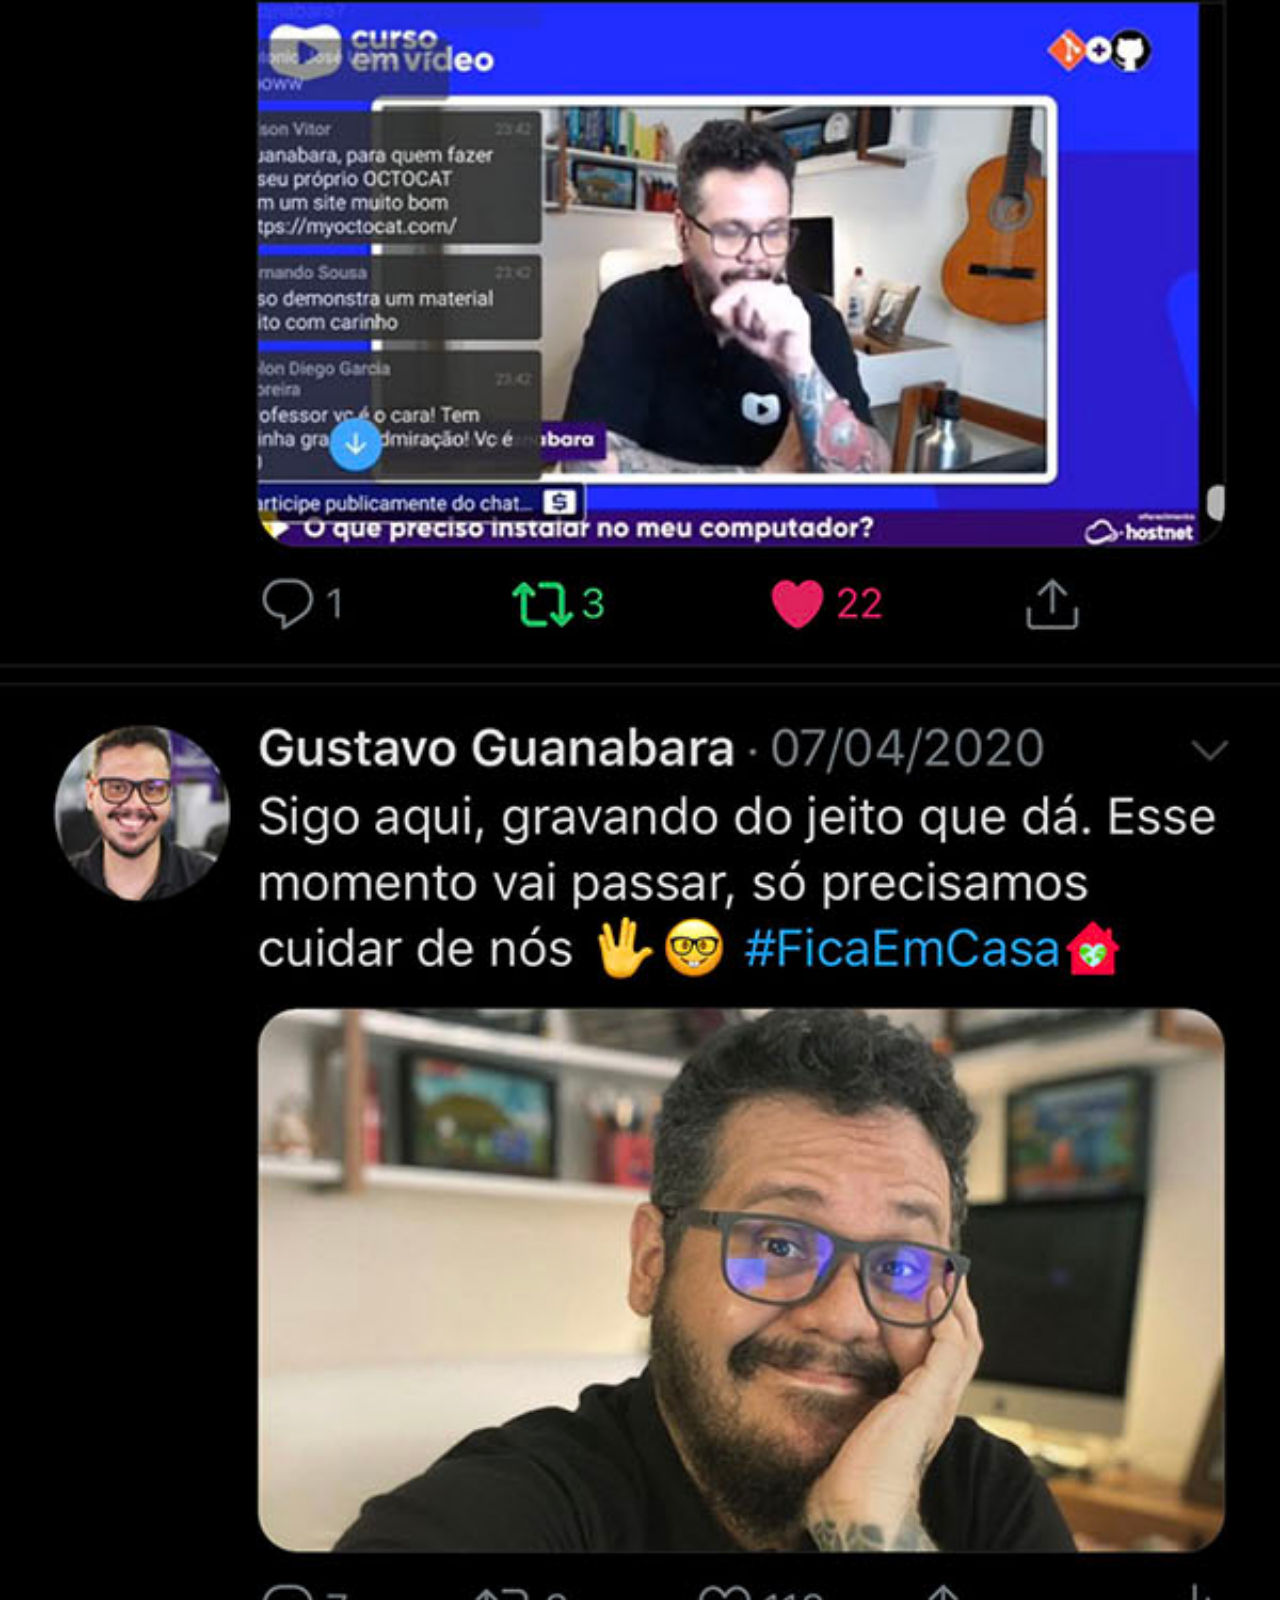
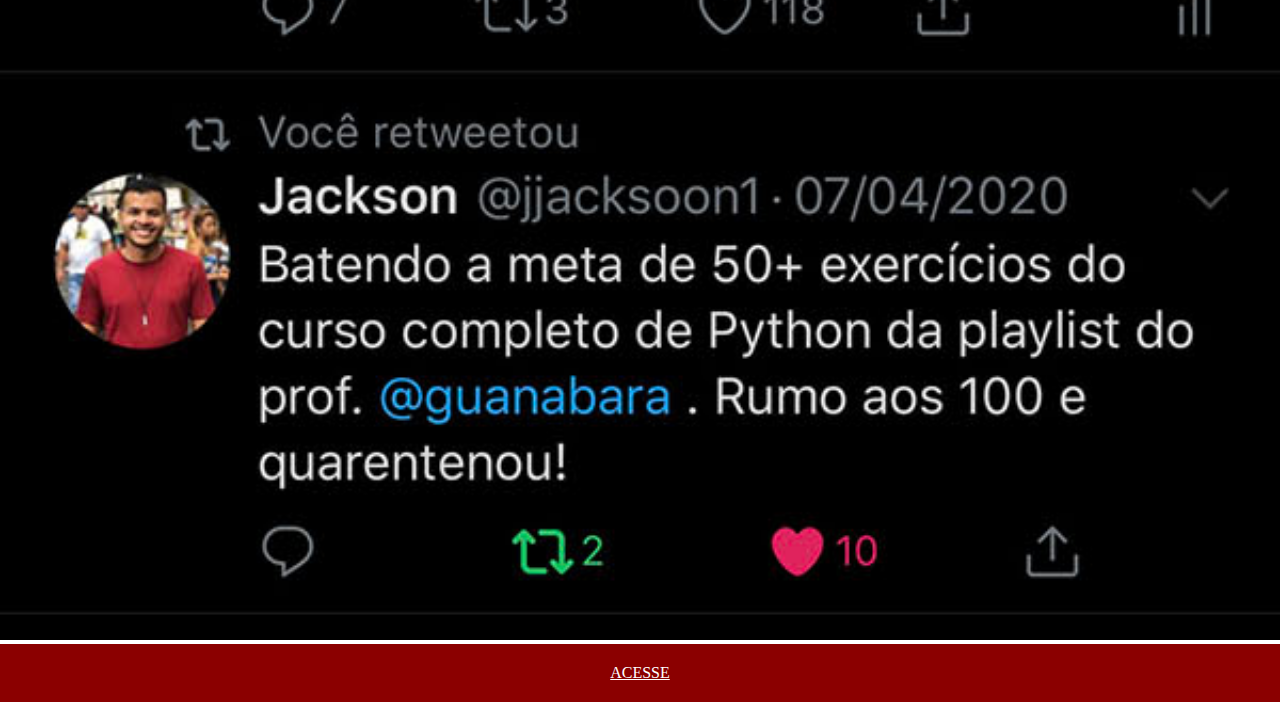
<file: twitter.html>
<!DOCTYPE html>
<html lang="en">
<head>
    <meta charset="UTF-8">
    <meta name="viewport" content="width=device-width, initial-scale=1.0">
    <title>Document</title>
    <link rel="stylesheet" href="social.css">
</head>
<body>
    <img src="pacote-d013/imagens/tela-twitter.jpg" alt="">
    <a href="https://twitter.com/guanabara?ref_src=twsrc%5Egoogle%7Ctwcamp%5Eserp%7Ctwgr%5Eauthor" target="_blank">ACESSE</a>
</body>
</html>
</file>
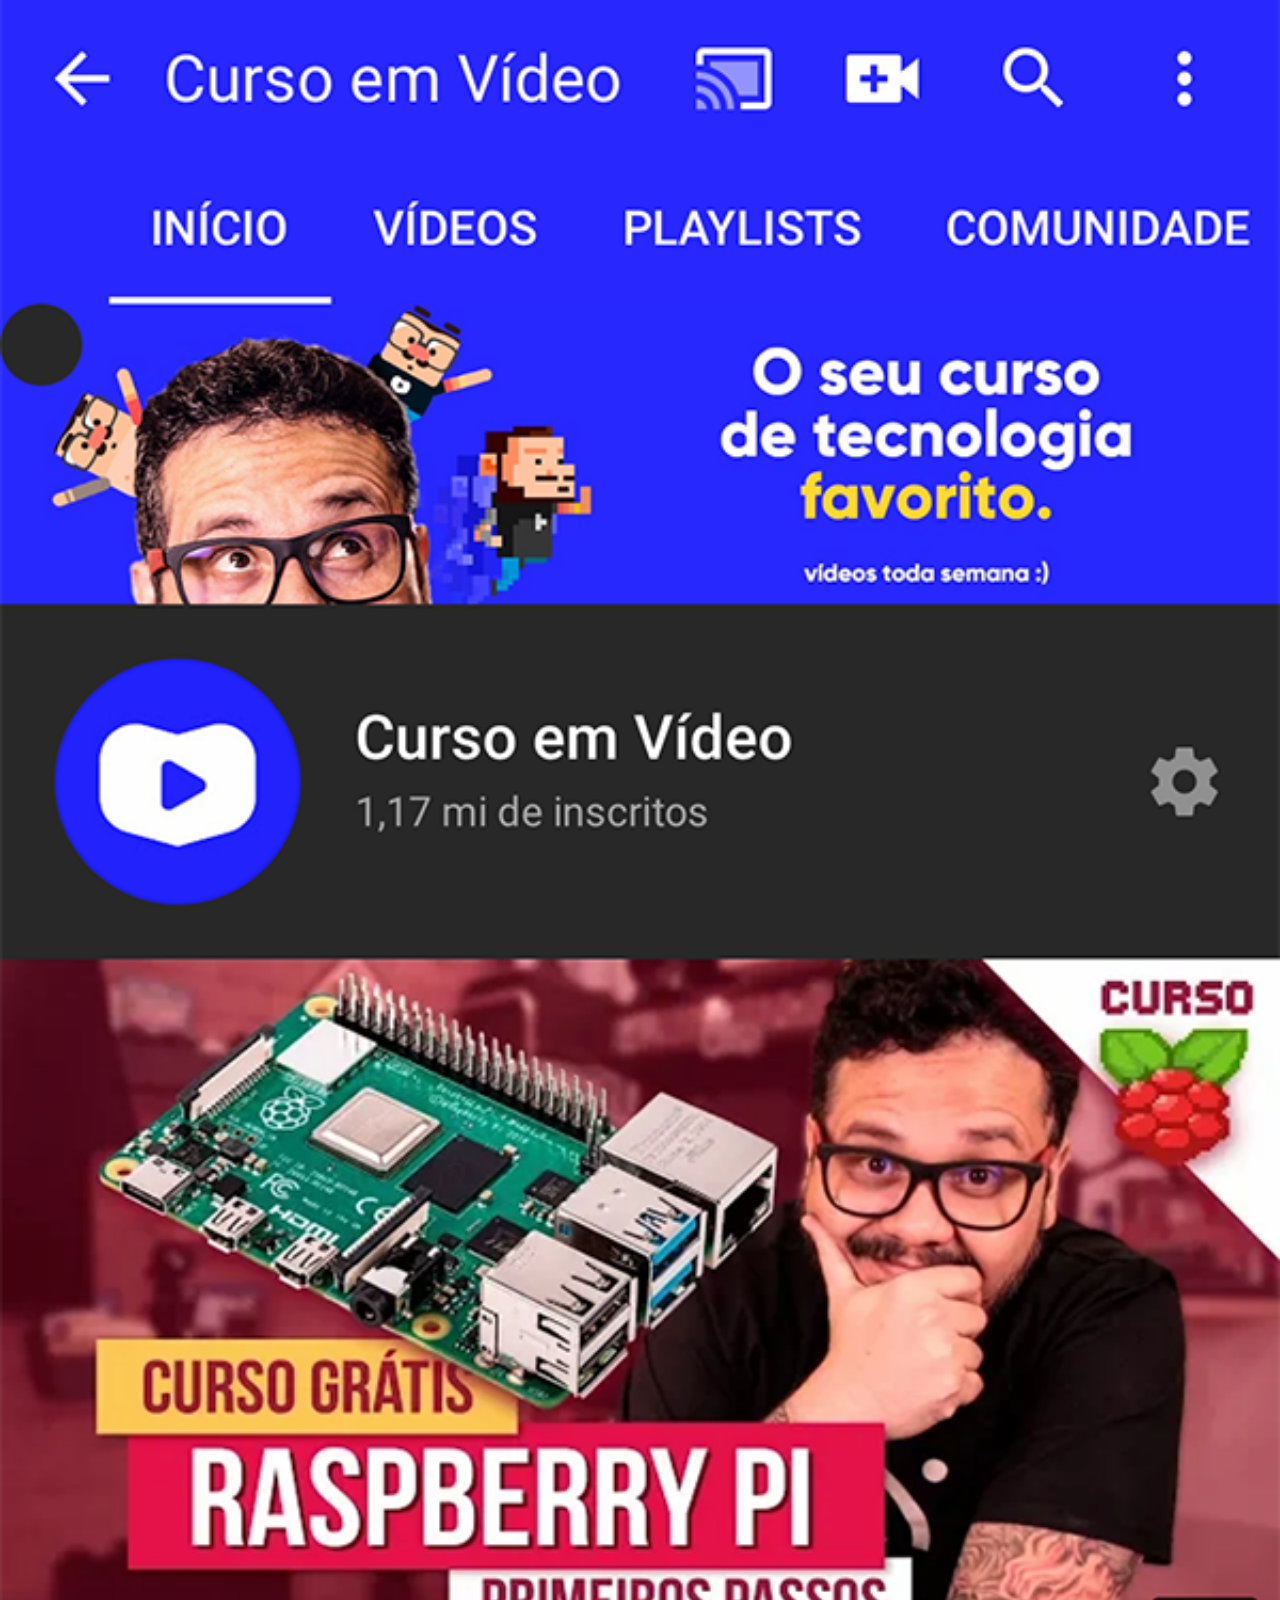
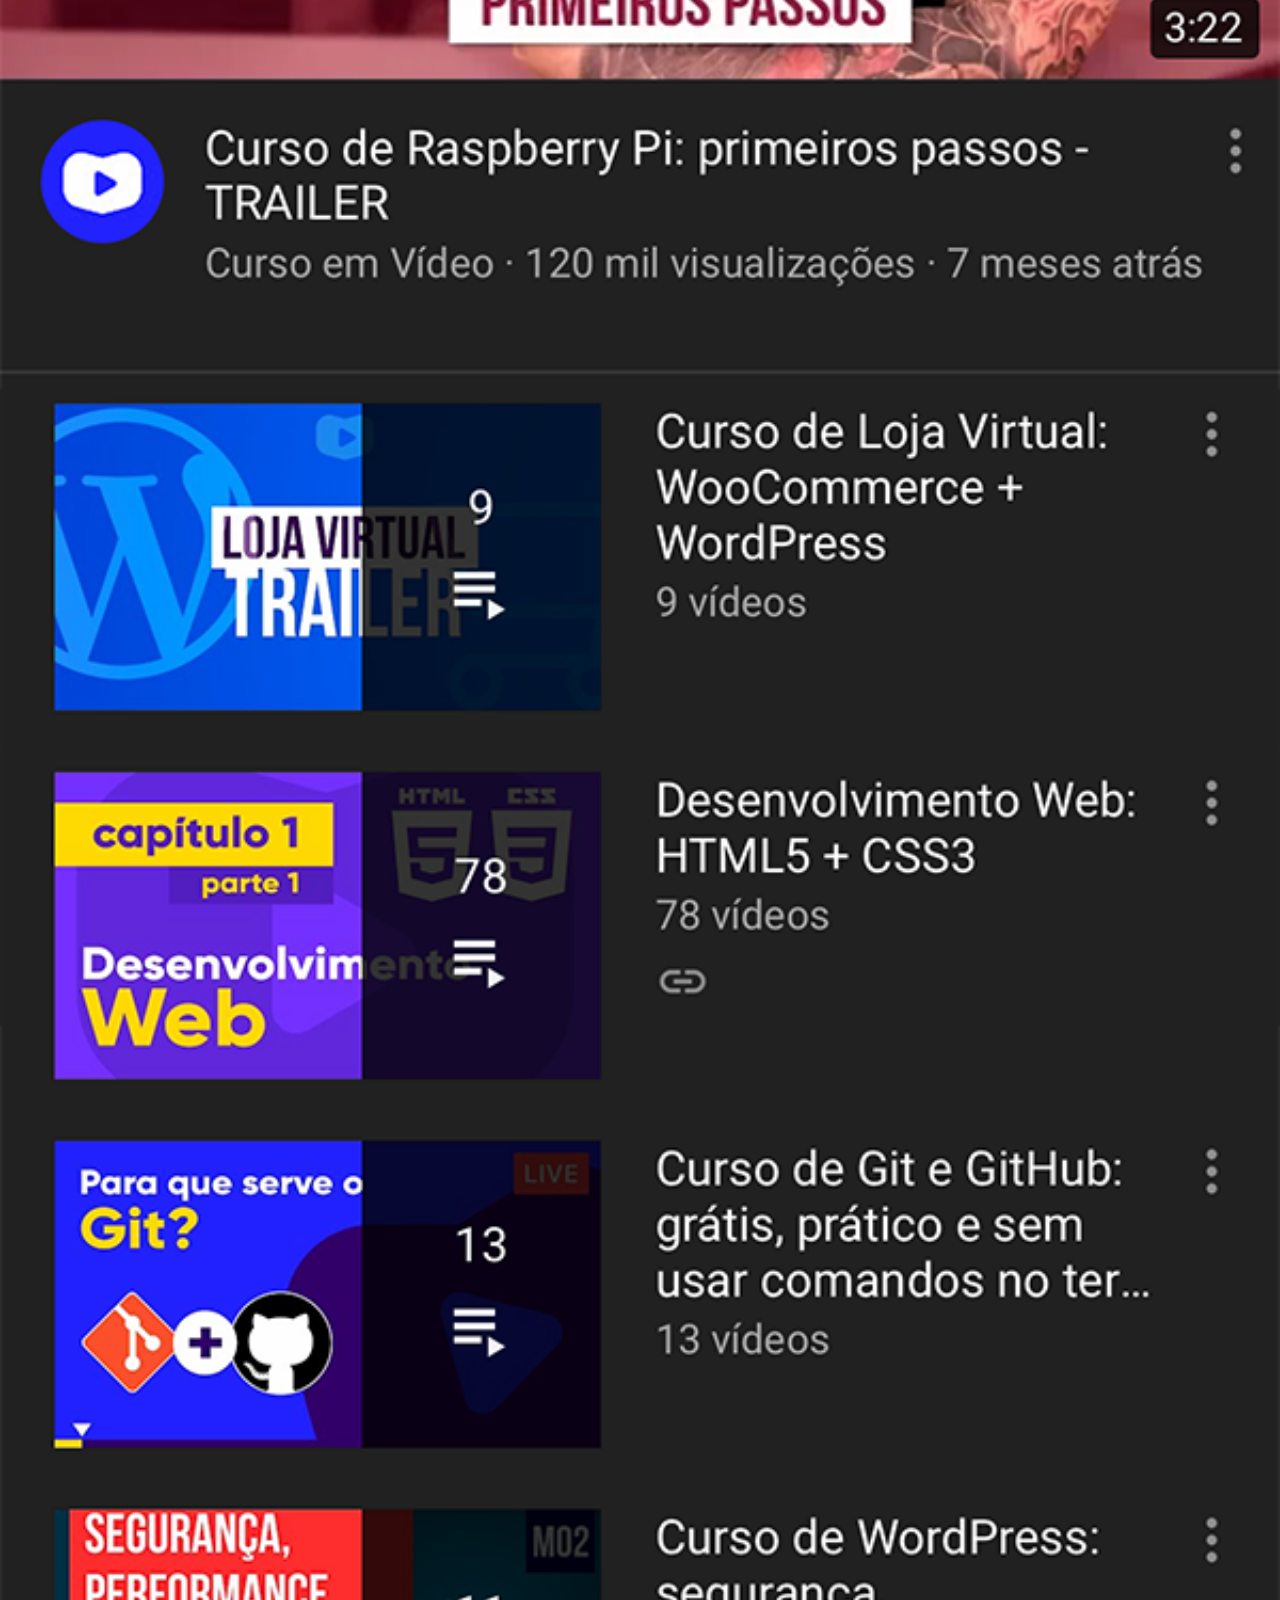
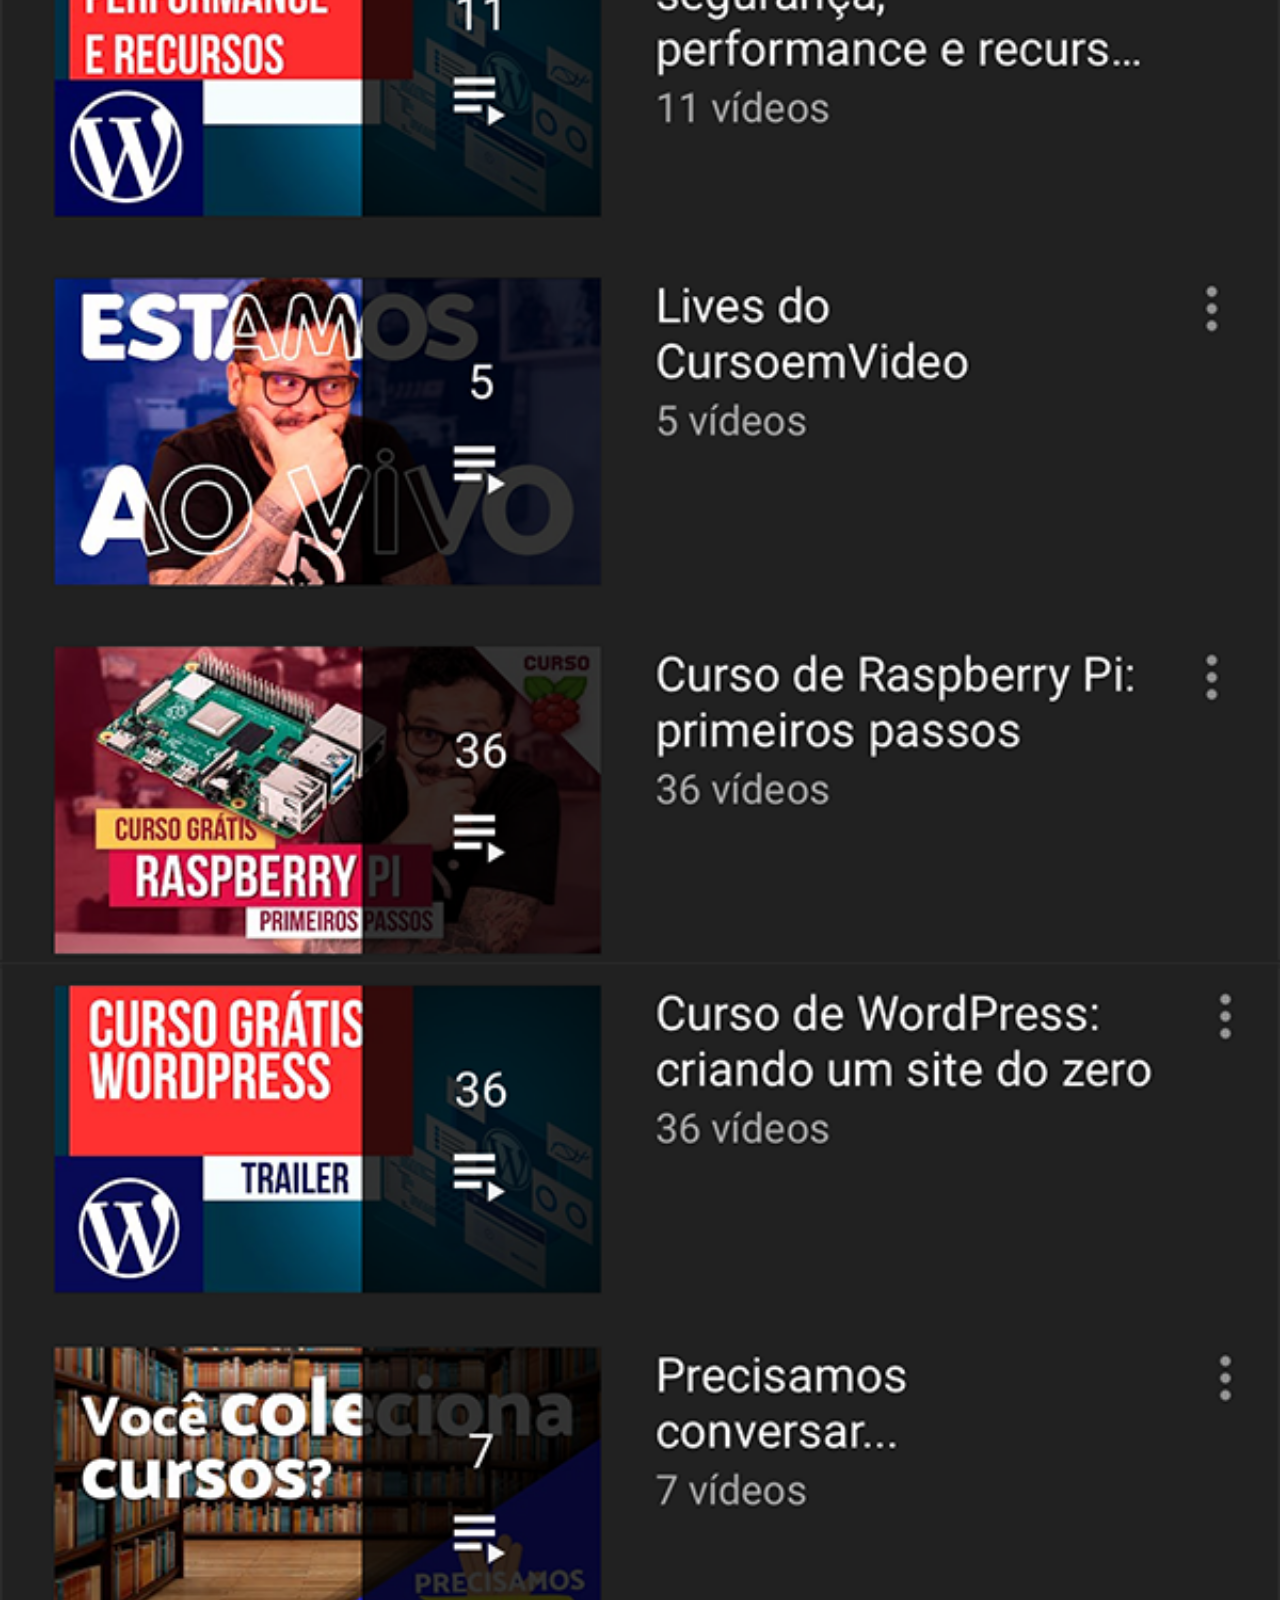
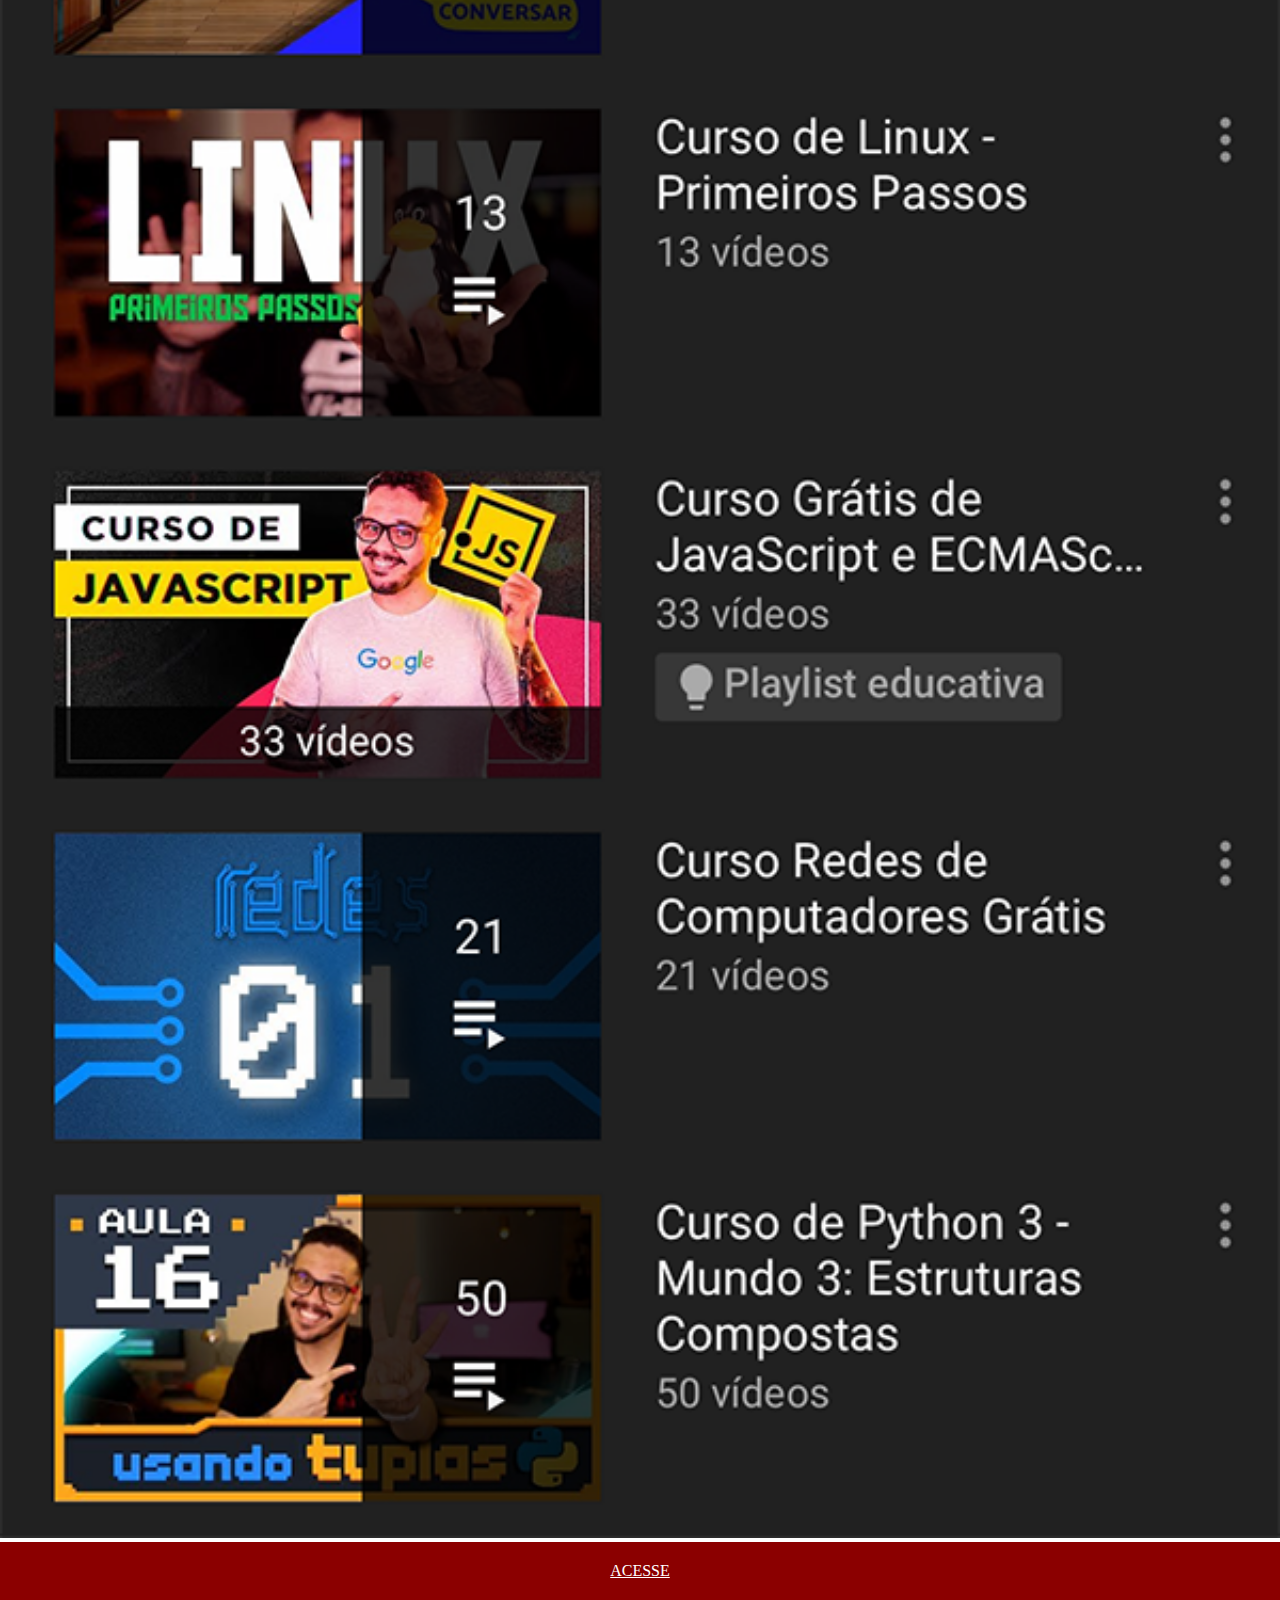
<file: yt.html>
<!DOCTYPE html>
<html lang="en">
<head>
    <meta charset="UTF-8">
    <meta name="viewport" content="width=device-width, initial-scale=1.0">
    <title>Document</title>
    <link rel="stylesheet" href="social.css">
</head>
<body>
    <img src="pacote-d013/imagens/tela-youtube.png" alt="">
    <a href="https://www.youtube.com/@CursoemVideo" target="_blank">ACESSE</a>
</body>
</html>
</file>
<file: style.css>
@charset "UTF-8";

*{
    margin: 0px;
    padding: 0px;
}

body, html{
    background-color: black;
    height: 100vh;
    width: 100vw;
}

body{
    background: url(pacote-d013/imagens/fundo-madeira.jpg) top center no-repeat fixed;
    background-size: cover;
}

main{
    height: 100vh;
    position: relative;
}

#cell{
    position: absolute;
    top: 50%;
    left: 50%;
    transform: translate(-50%, -50%);
    height: 627px;
    width: 311px;
    background-color: blue;
    background: url(pacote-d013/imagens/frame-iphone.png) no-repeat;
}

#tela{
    position: relative;
    top: 80px;
    left: 22px;
    height: 470px;
    width: 268px;
}

#rs{
    text-align: right;
}

#rs img{
    width: 50px;
    margin: 10px;
    border-radius: 50%;
    box-shadow: 4px 4px 4px rgba(0, 0, 0, 0.541);
}

#rs img:hover{
    transform: translate(-4px, -4px);
    transition: transform .25s;
}
</file>
<file: pacote-d013/style.css>
@charset "UTF-8";

*{
    margin: 0px;
    padding: 0px;
}

body, html{
    background-color: black;
    height: 100vh;
    width: 100vw;
}

body{
    background: url(imagens/fundo-madeira.jpg) top center no-repeat fixed;
    background-size: cover;
}

main{
    height: 100vh;
    position: relative;
}

#cell{
    position: absolute;
    top: 50%;
    left: 50%;
    transform: translate(-50%, -50%);
    height: 627px;
    width: 311px;
    background-color: blue;
    background: url(imagens/frame-iphone.png) no-repeat;
}
</file>
<file: social.css>
@charset "UTF-8";

*{
    margin: 0px;
    padding: 0px;
}

::-webkit-scrollbar{
    height: 0px;
    width: 0px;
}

img{
     width: 100vw;
}

a{
    display: block;
    background-color: darkred;
    color: white;
    padding: 20px;
    text-align: center;
}
</file>
